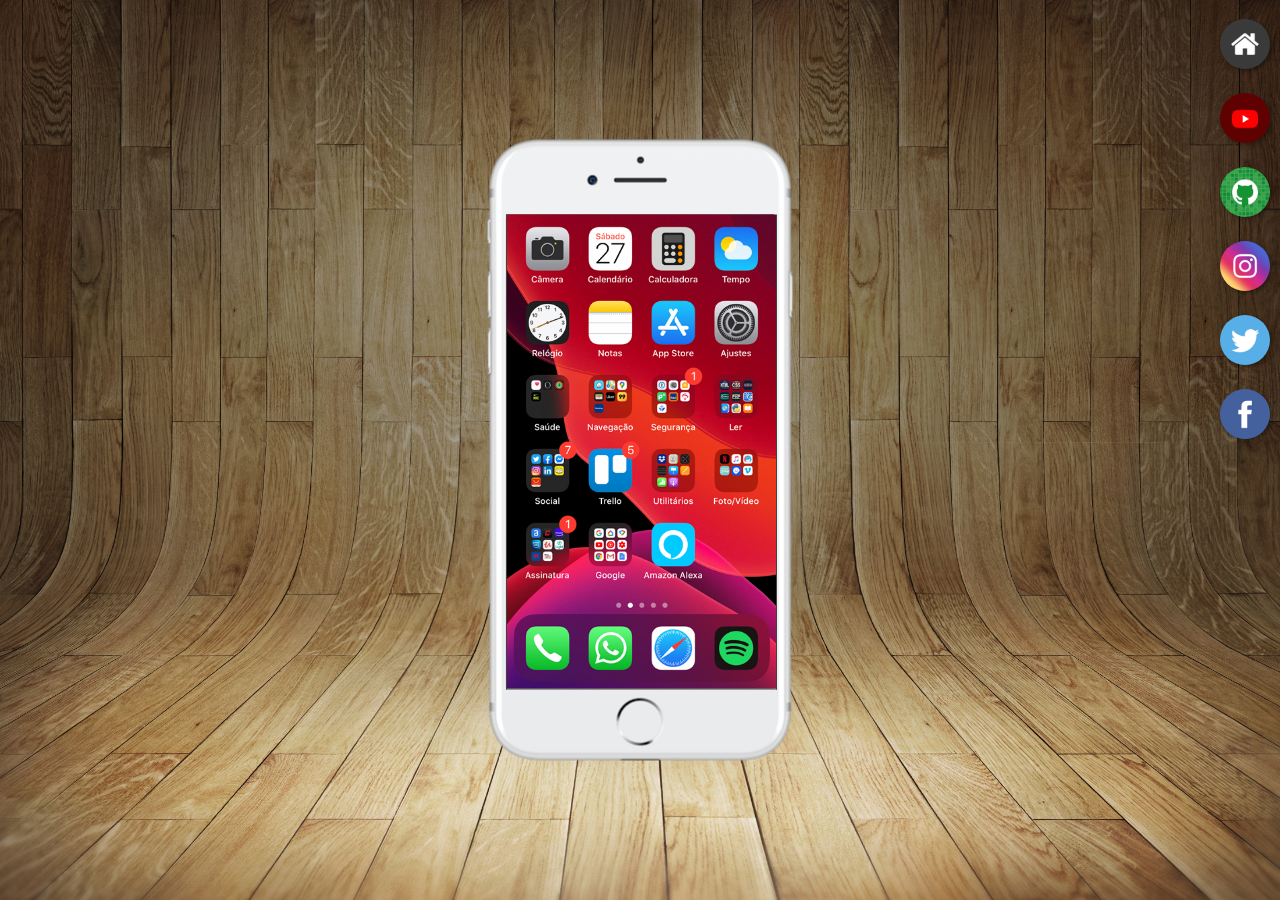
<file: index.html>
<!DOCTYPE html>
<html lang="pt-pt">
<head>
    <meta charset="UTF-8">
    <meta name="viewport" content="width=device-width, initial-scale=1.0">
    <title>Projeto Redes Sociais</title>
    <link rel="stylesheet" href="estilos/style.css">
    <link rel="shortcut icon" href="favicon.ico" type="image/x-icon">
</head>
<body>
    <main>
        <img src="imagens/frame-iphone.png" alt="frame iphone" id="imagem-iphone">
        <section id="molde-home">
            <iframe id="tela-home" name="tela">O seu navegador não é compatível com essa imagem</iframe>
        </section>
    </main>
    <section>
        <ul>
            <li><a href="#" target="tela"><img src="imagens/logo-home.jpg" alt="logo home"></a></li>
            <li><a href="youtube.html" target="tela"><img src="imagens/logo-youtube.jpg" alt="logo youtube"></a></li>
            <li><a href="github.html" target="tela"><img src="imagens/logo-github.jpg" alt="logo github"></a></li>
            <li><a href="instagram.html" target="tela"><img src="imagens/logo-instagram.jpg" alt="logo instagram"></a></li>
            <li><a href="twitter.html" target="tela"><img src="imagens/logo-twitter.jpg" alt="logo twitter"></a></li>
            <li><a href="facebook.html" target="tela"><img src="imagens/logo-facebook.jpg" alt="logo facebook"></a></li>
        </ul>
    </section>
</body>
</html>
</file>
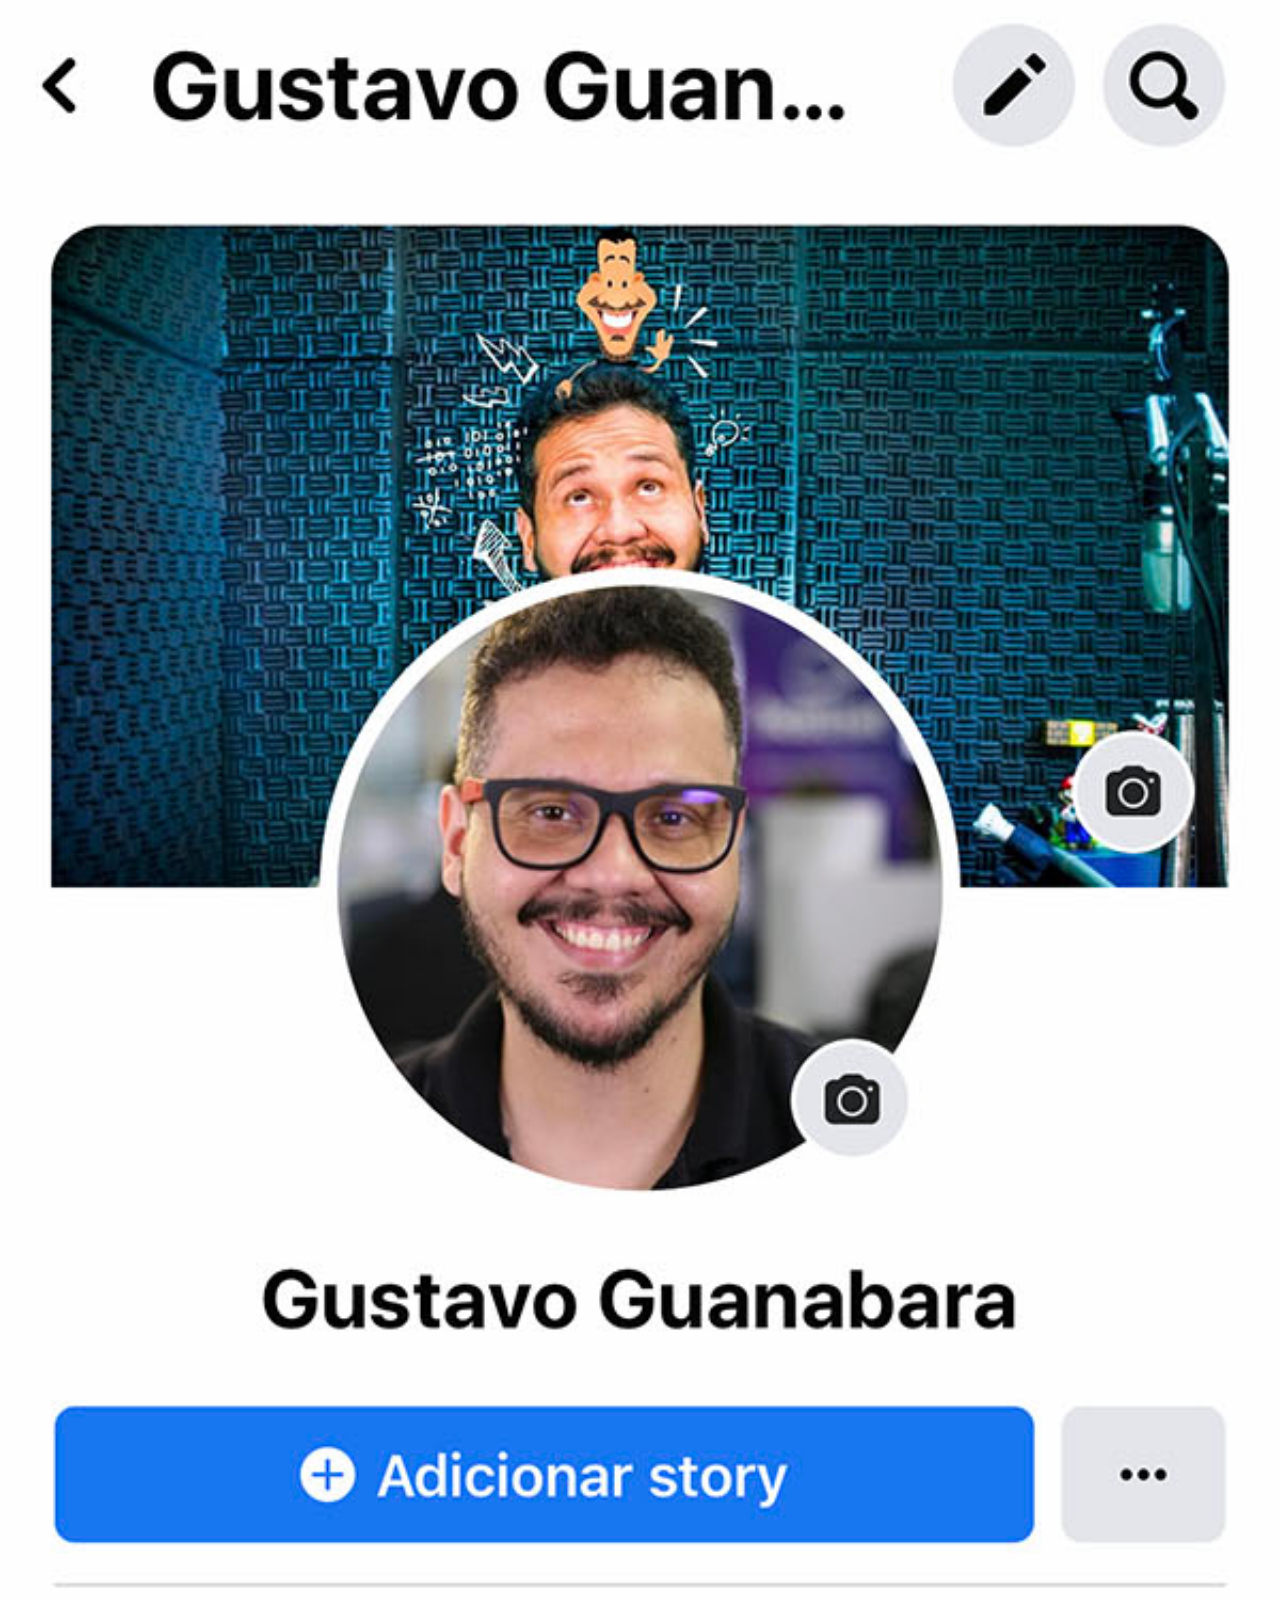
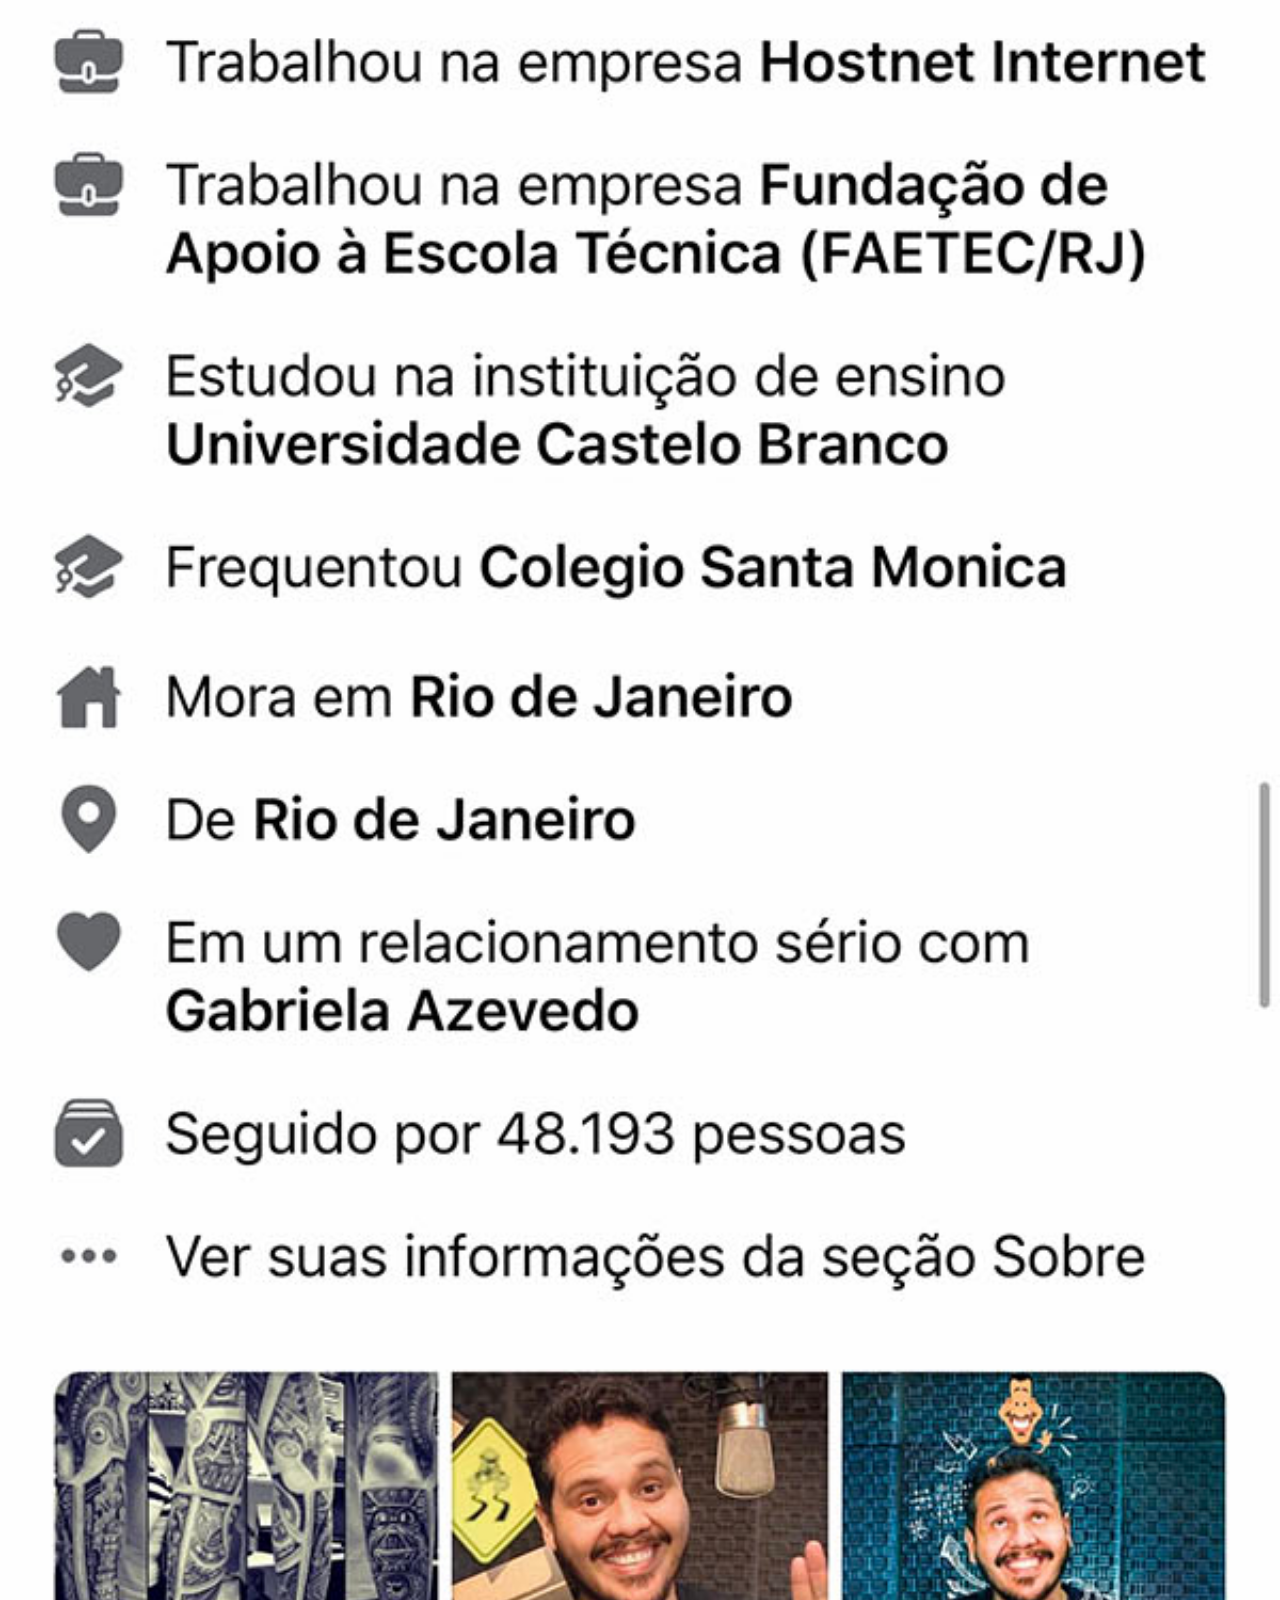
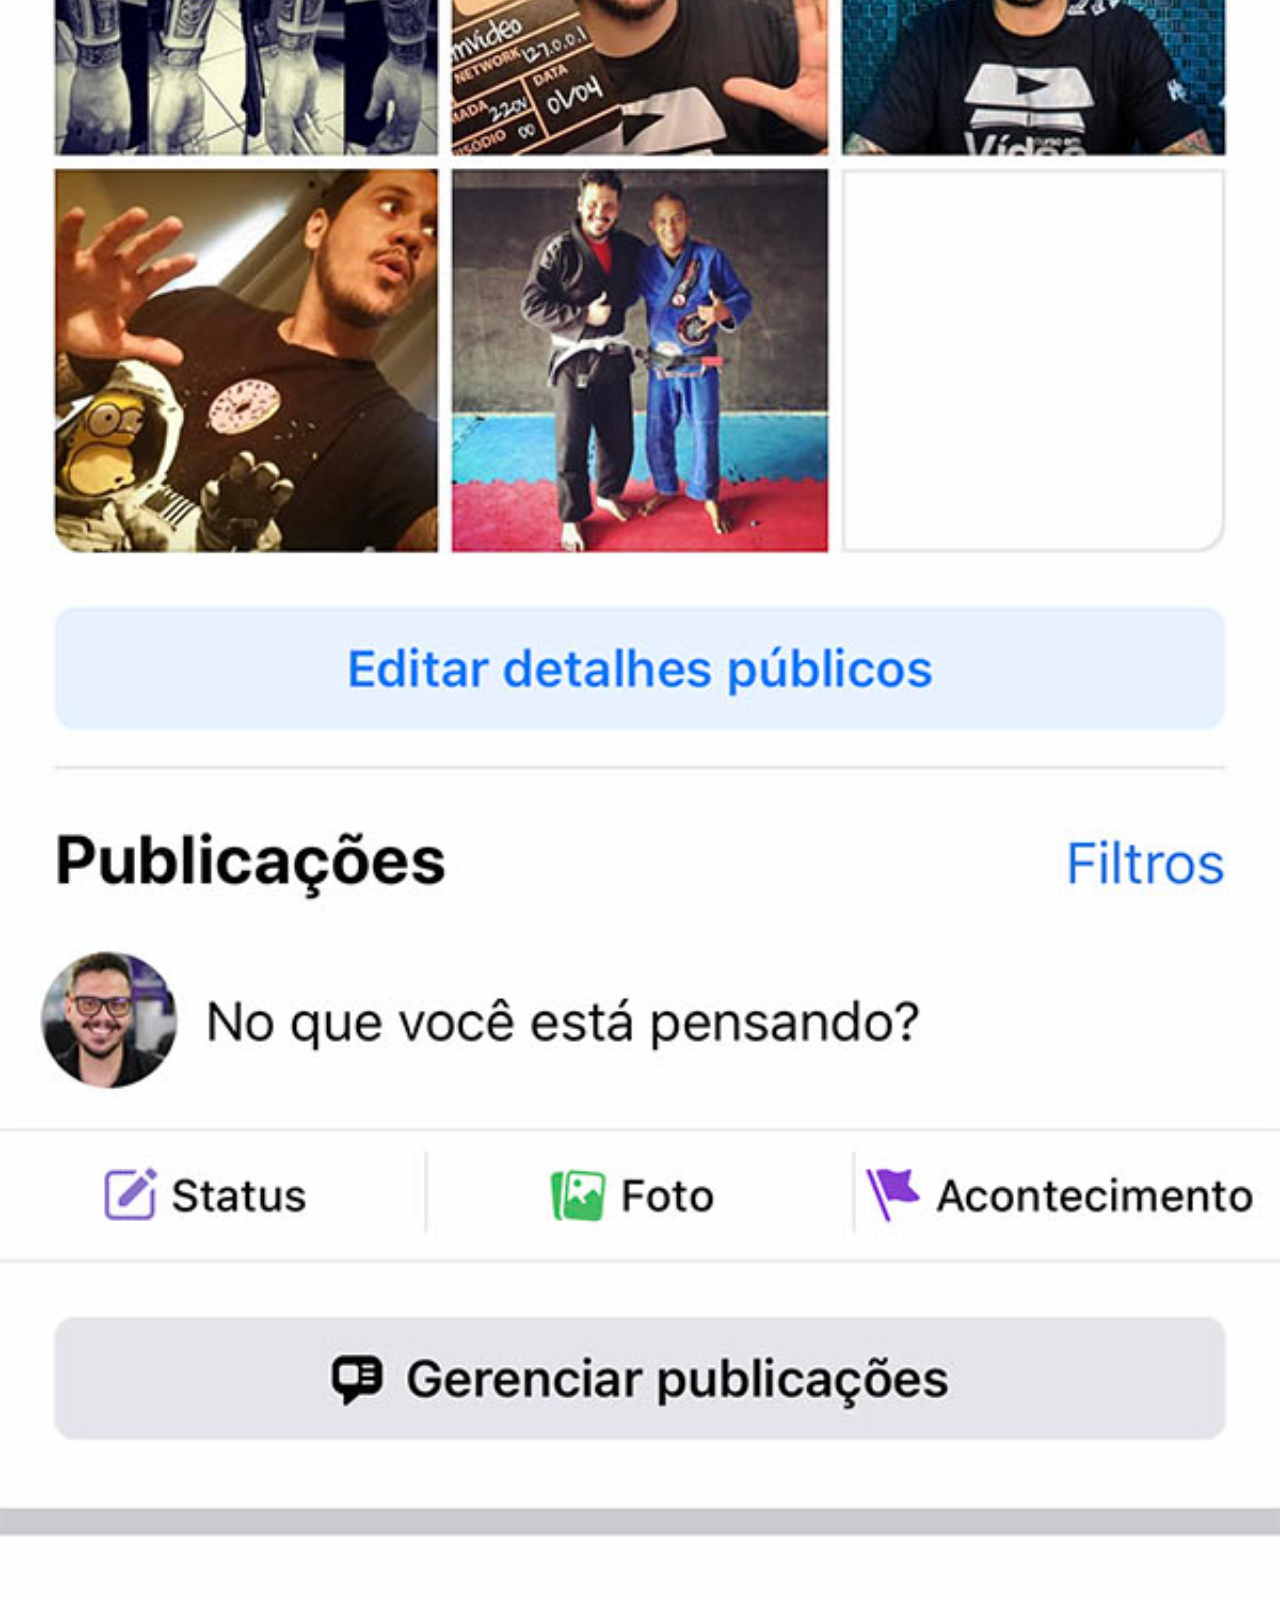
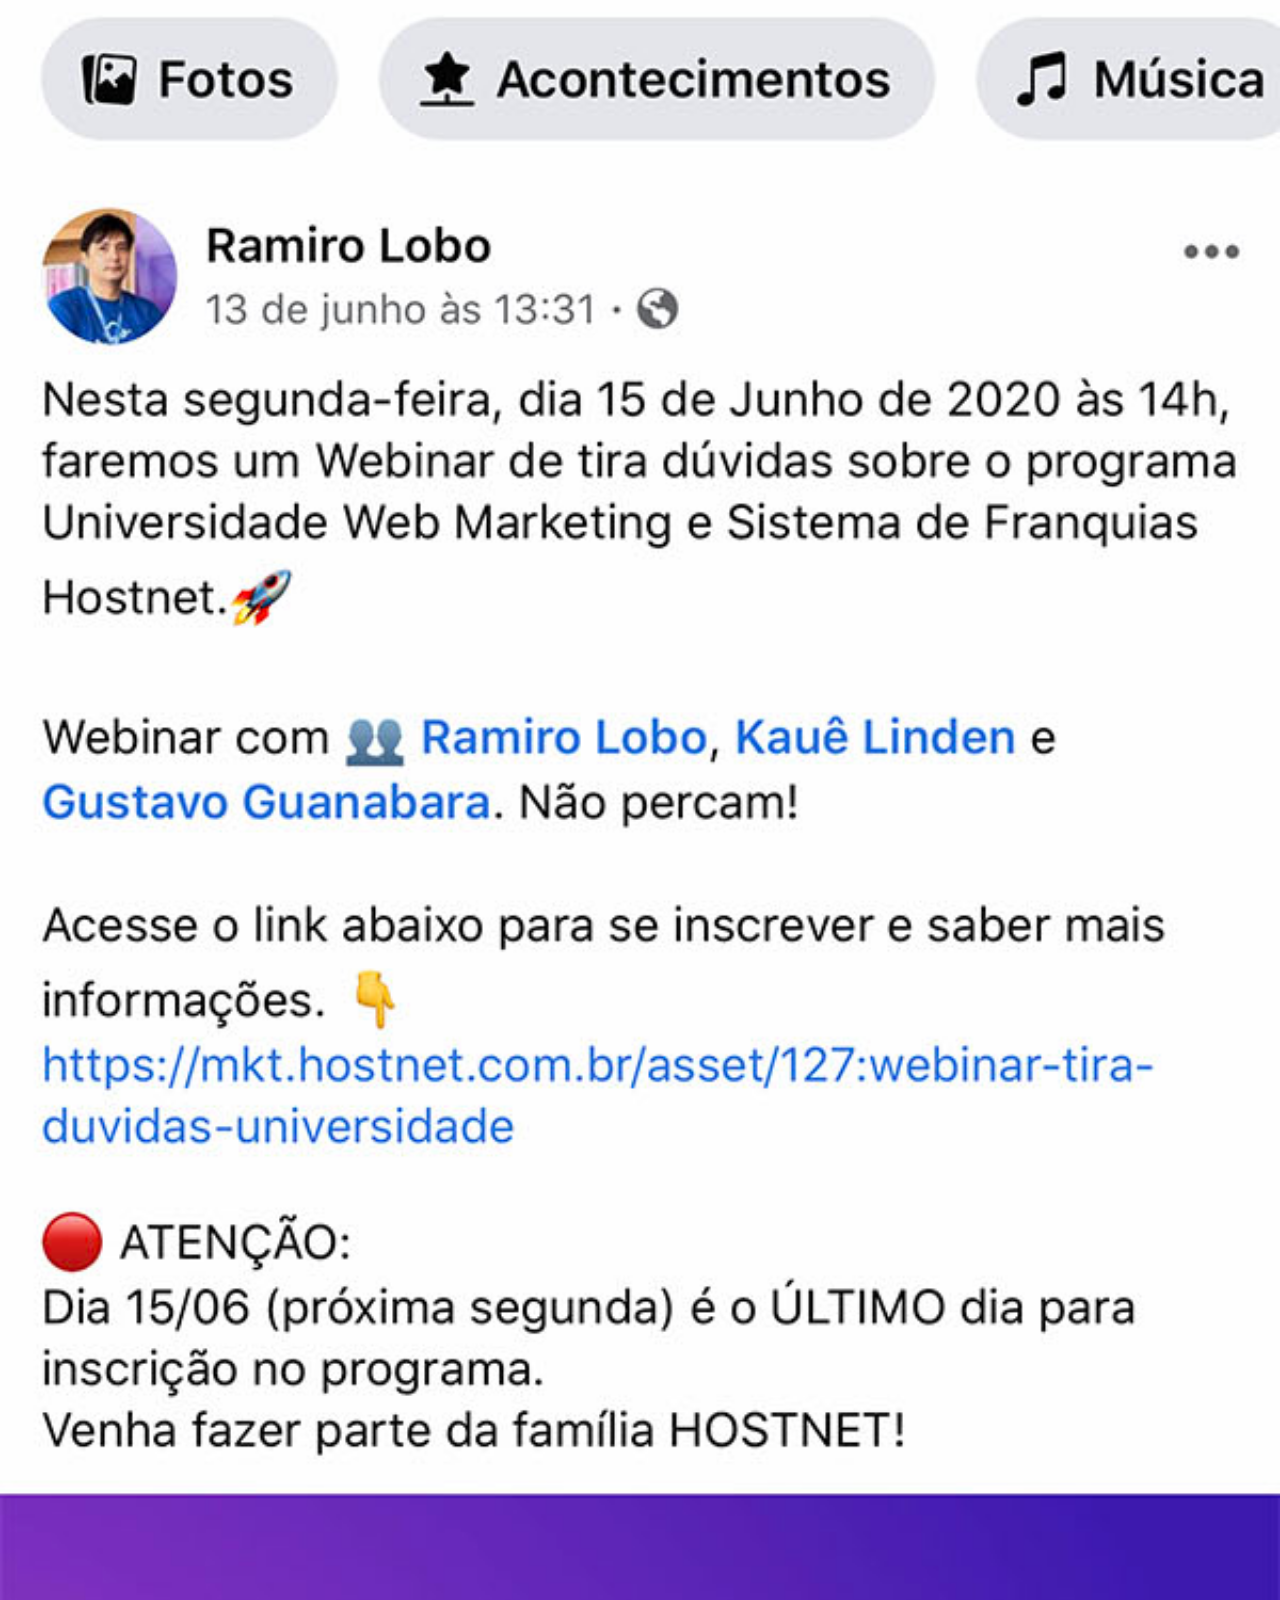
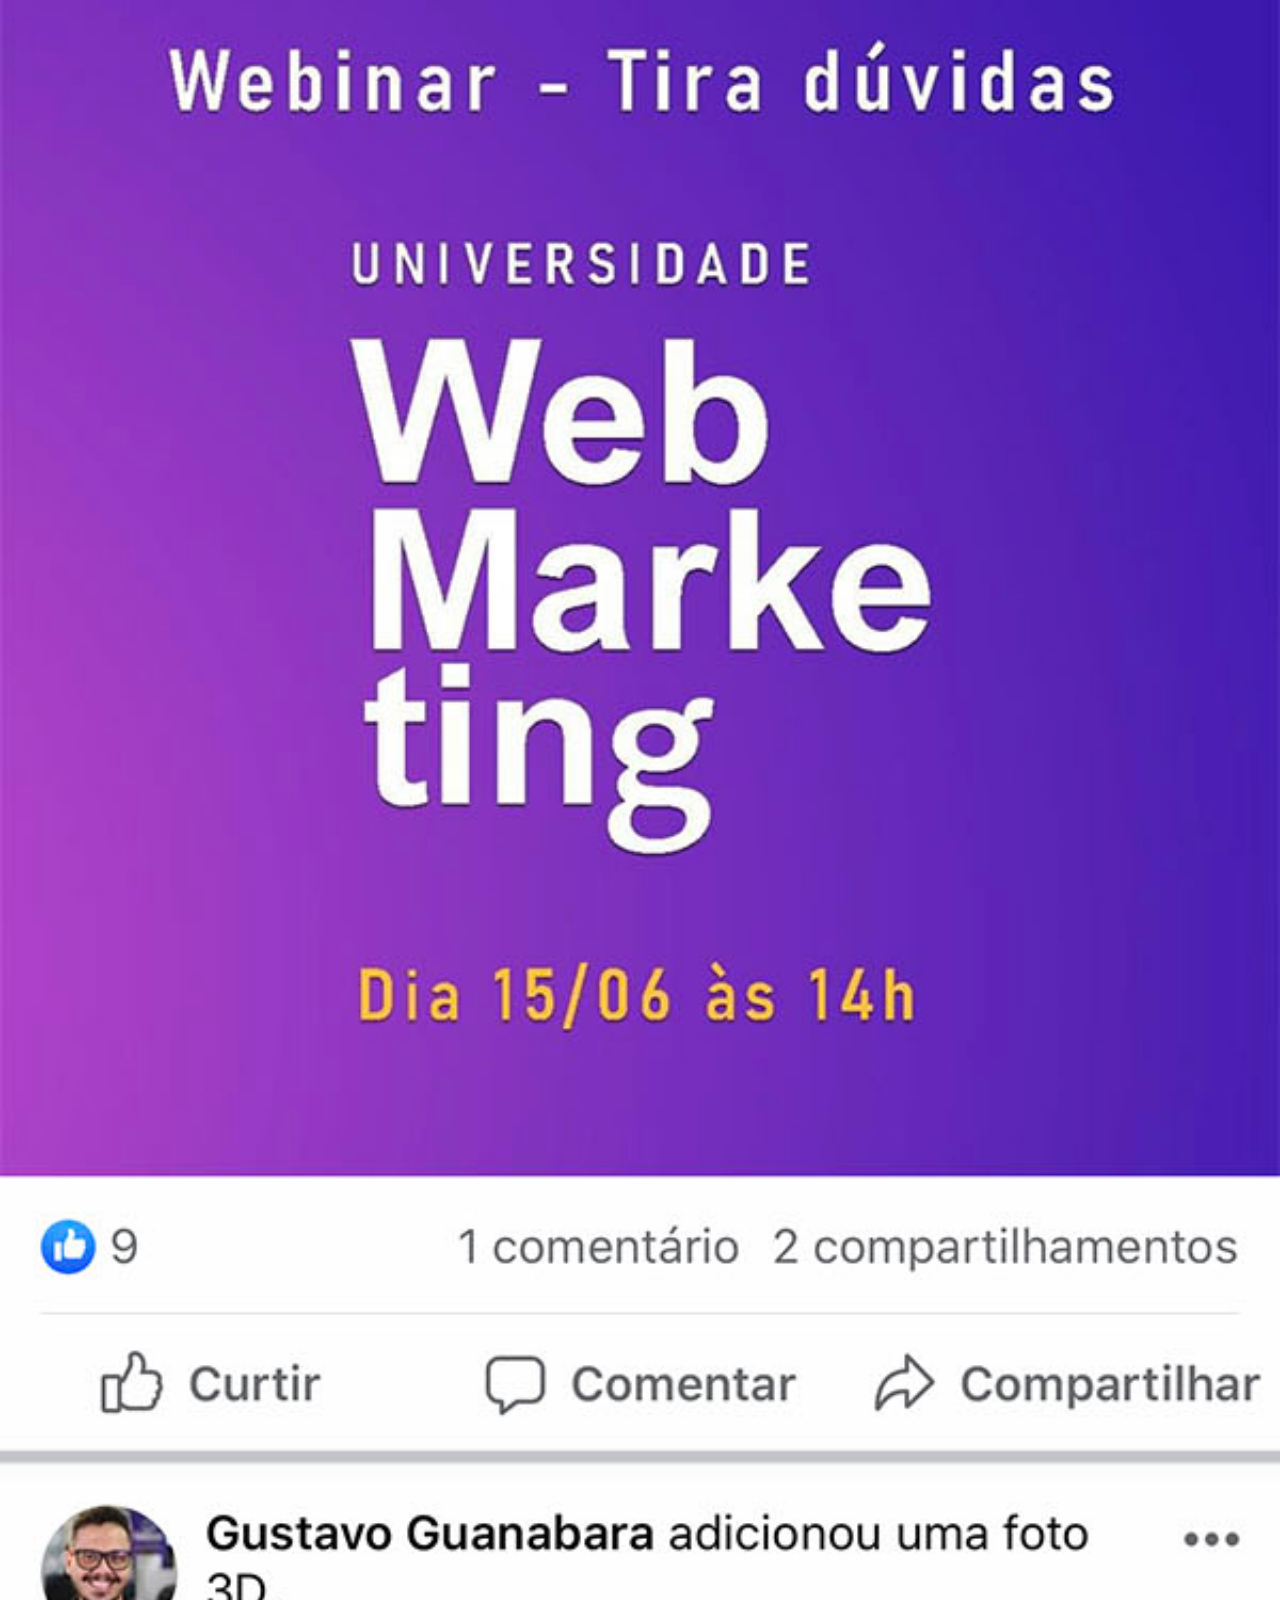
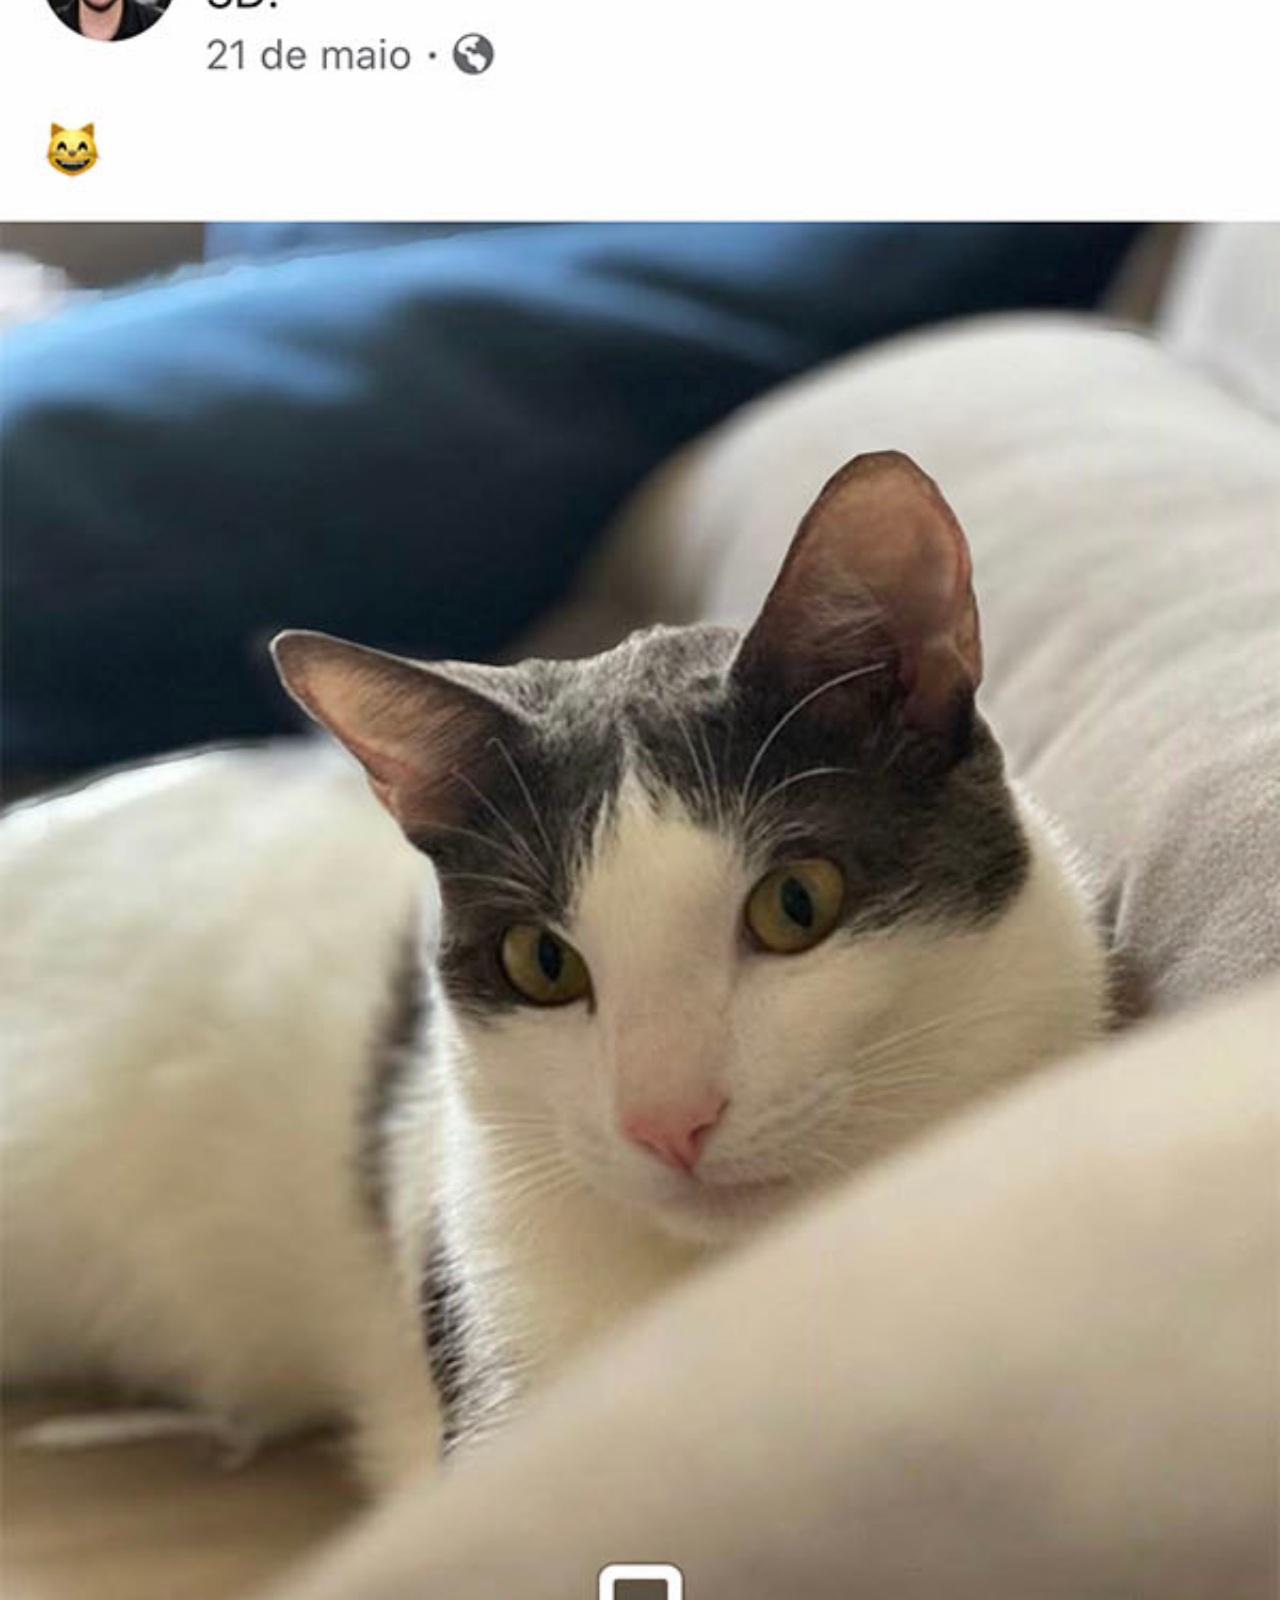
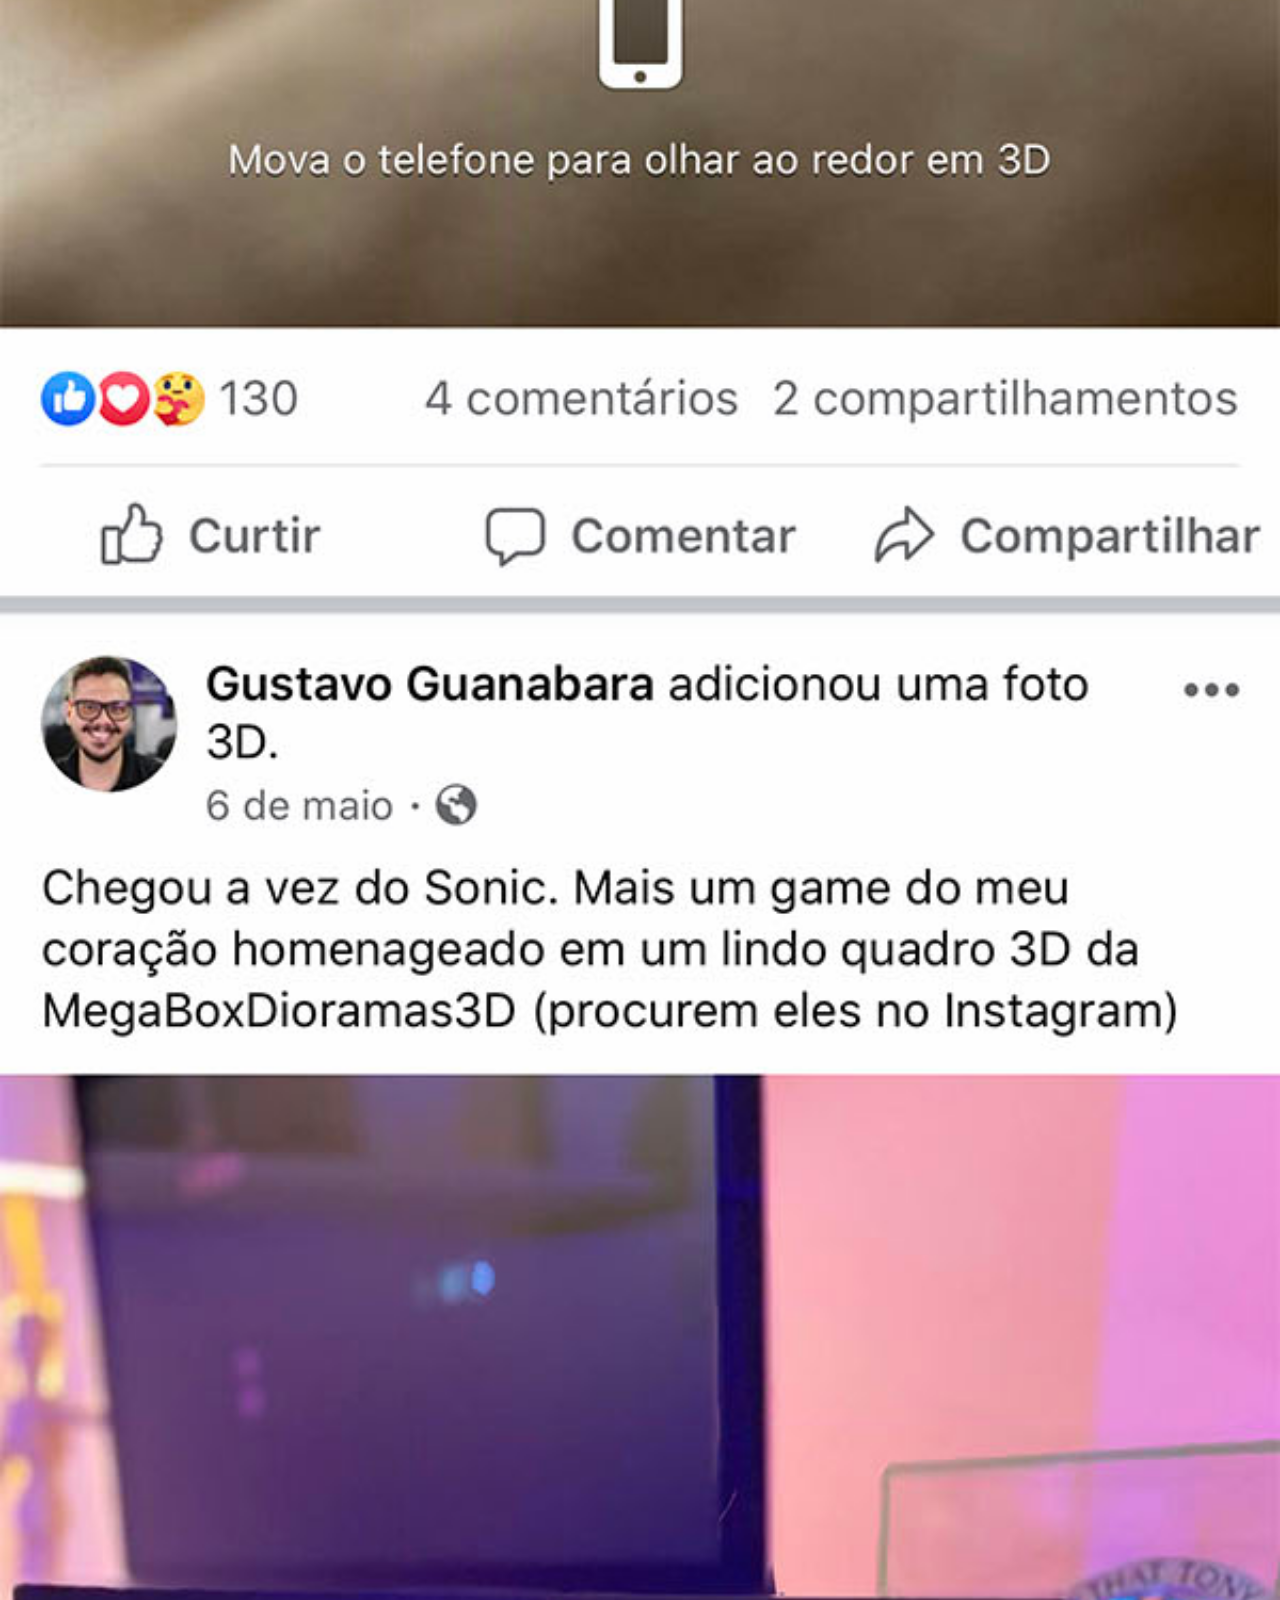
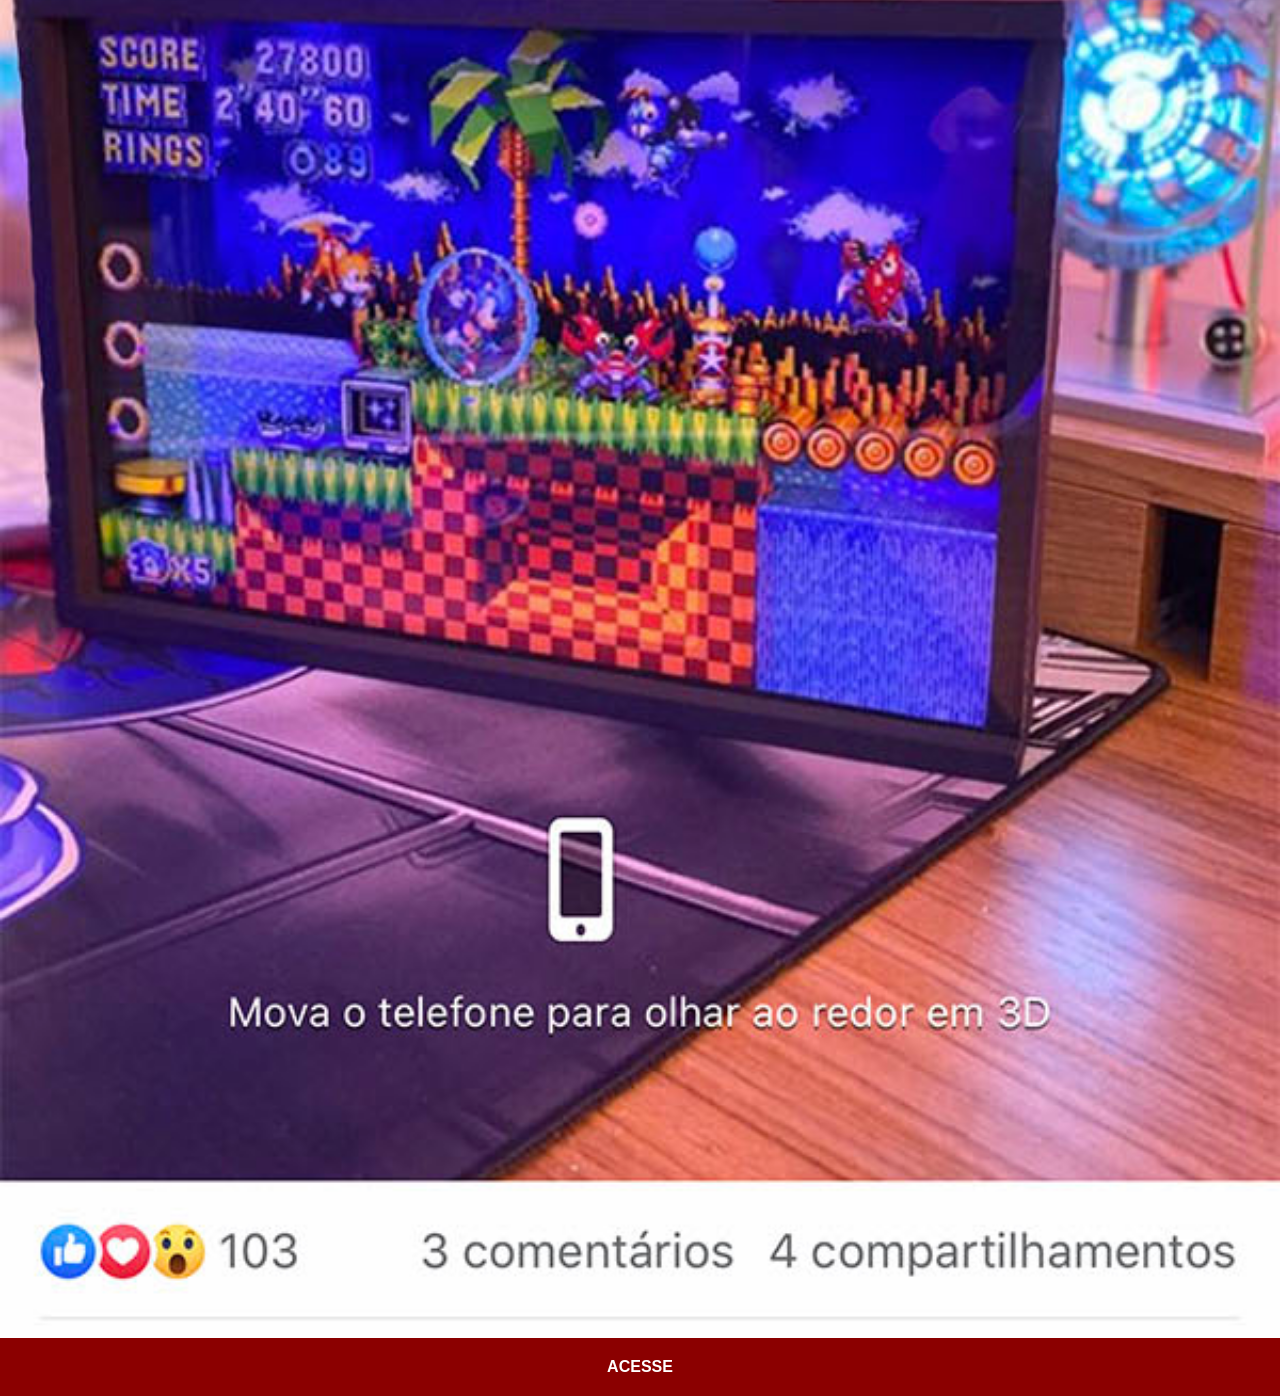
<file: facebook.html>
<!DOCTYPE html>
<html lang="pt-pt">
<head>
    <meta charset="UTF-8">
    <meta name="viewport" content="width=device-width, initial-scale=1.0">
    <title>Facebook</title>
    <link rel="stylesheet" href="estilos/social.css">
</head>
<body>
    <img src="imagens/tela-facebook.jpg" alt=""tela facebook>
    <a href="https://www.facebook.com/gustavoguanabara/about/" target="_blank">ACESSE</a>
</body>
</html>
</file>
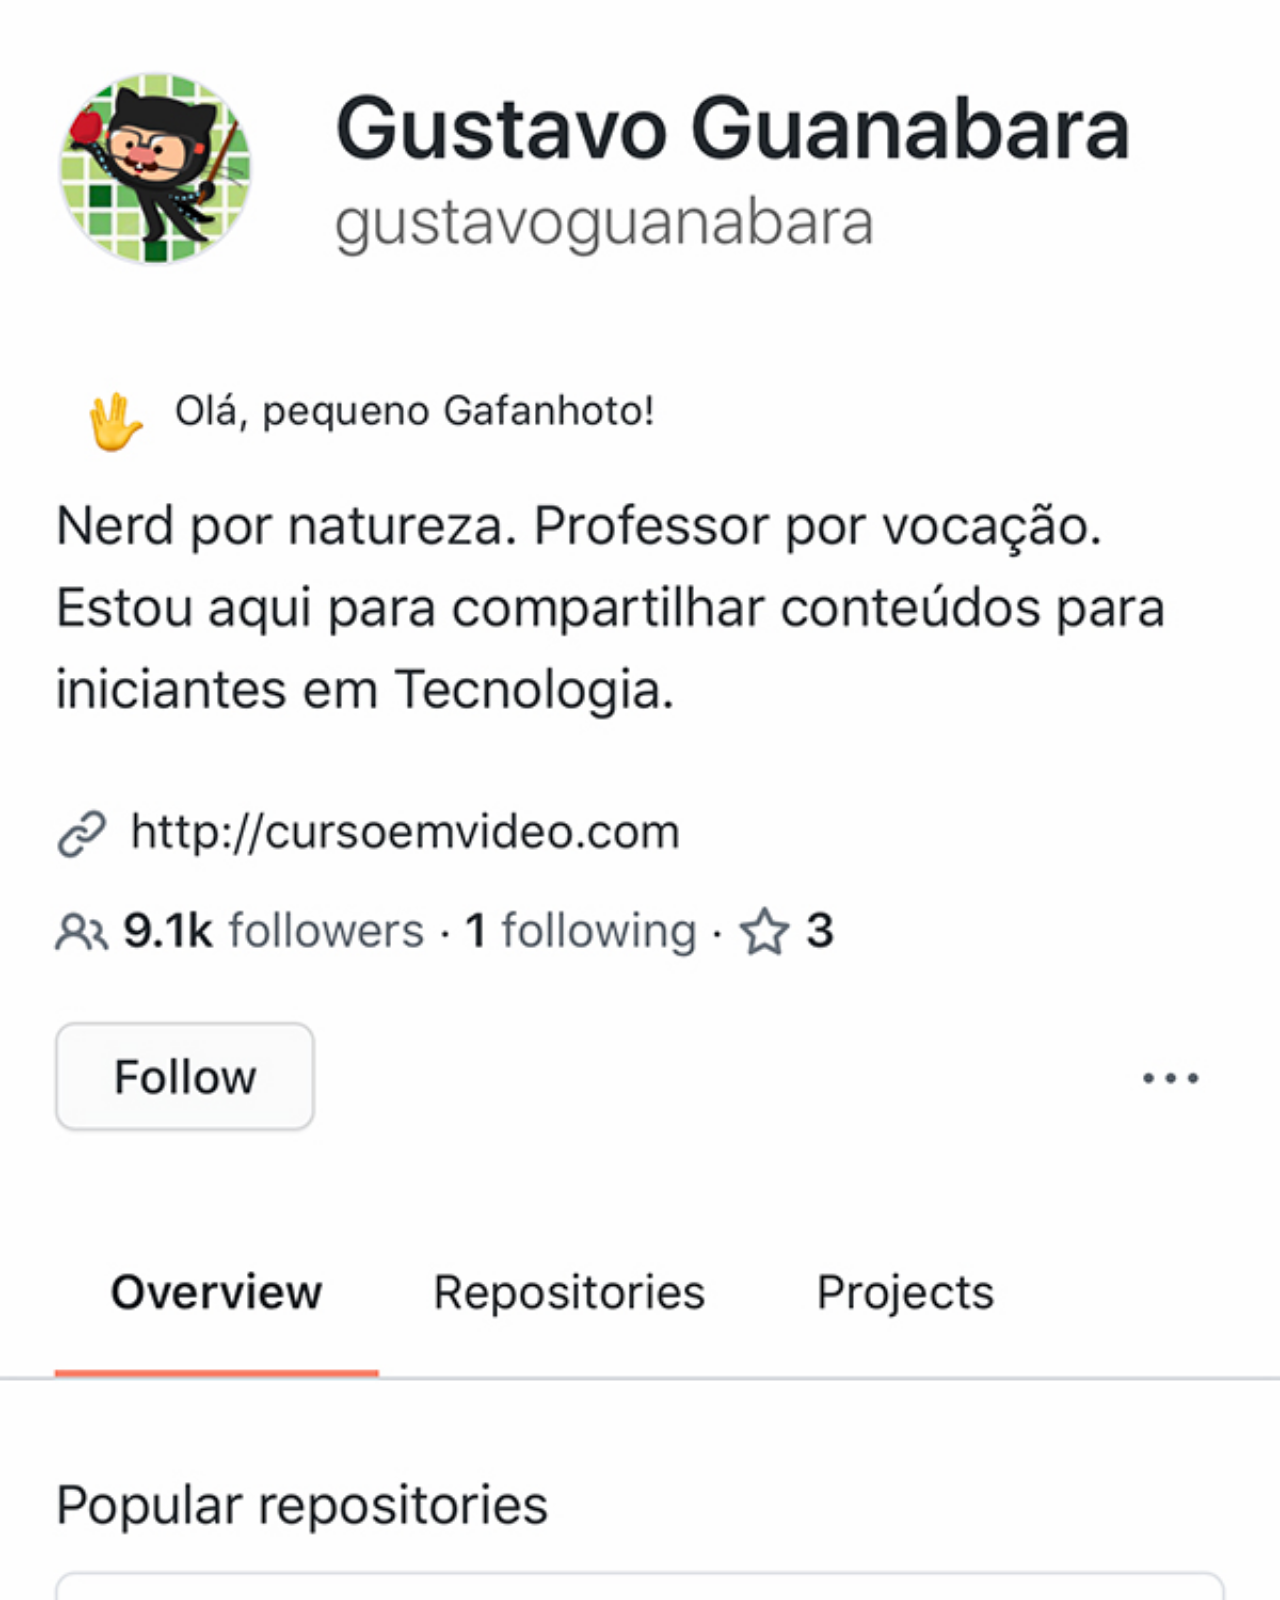
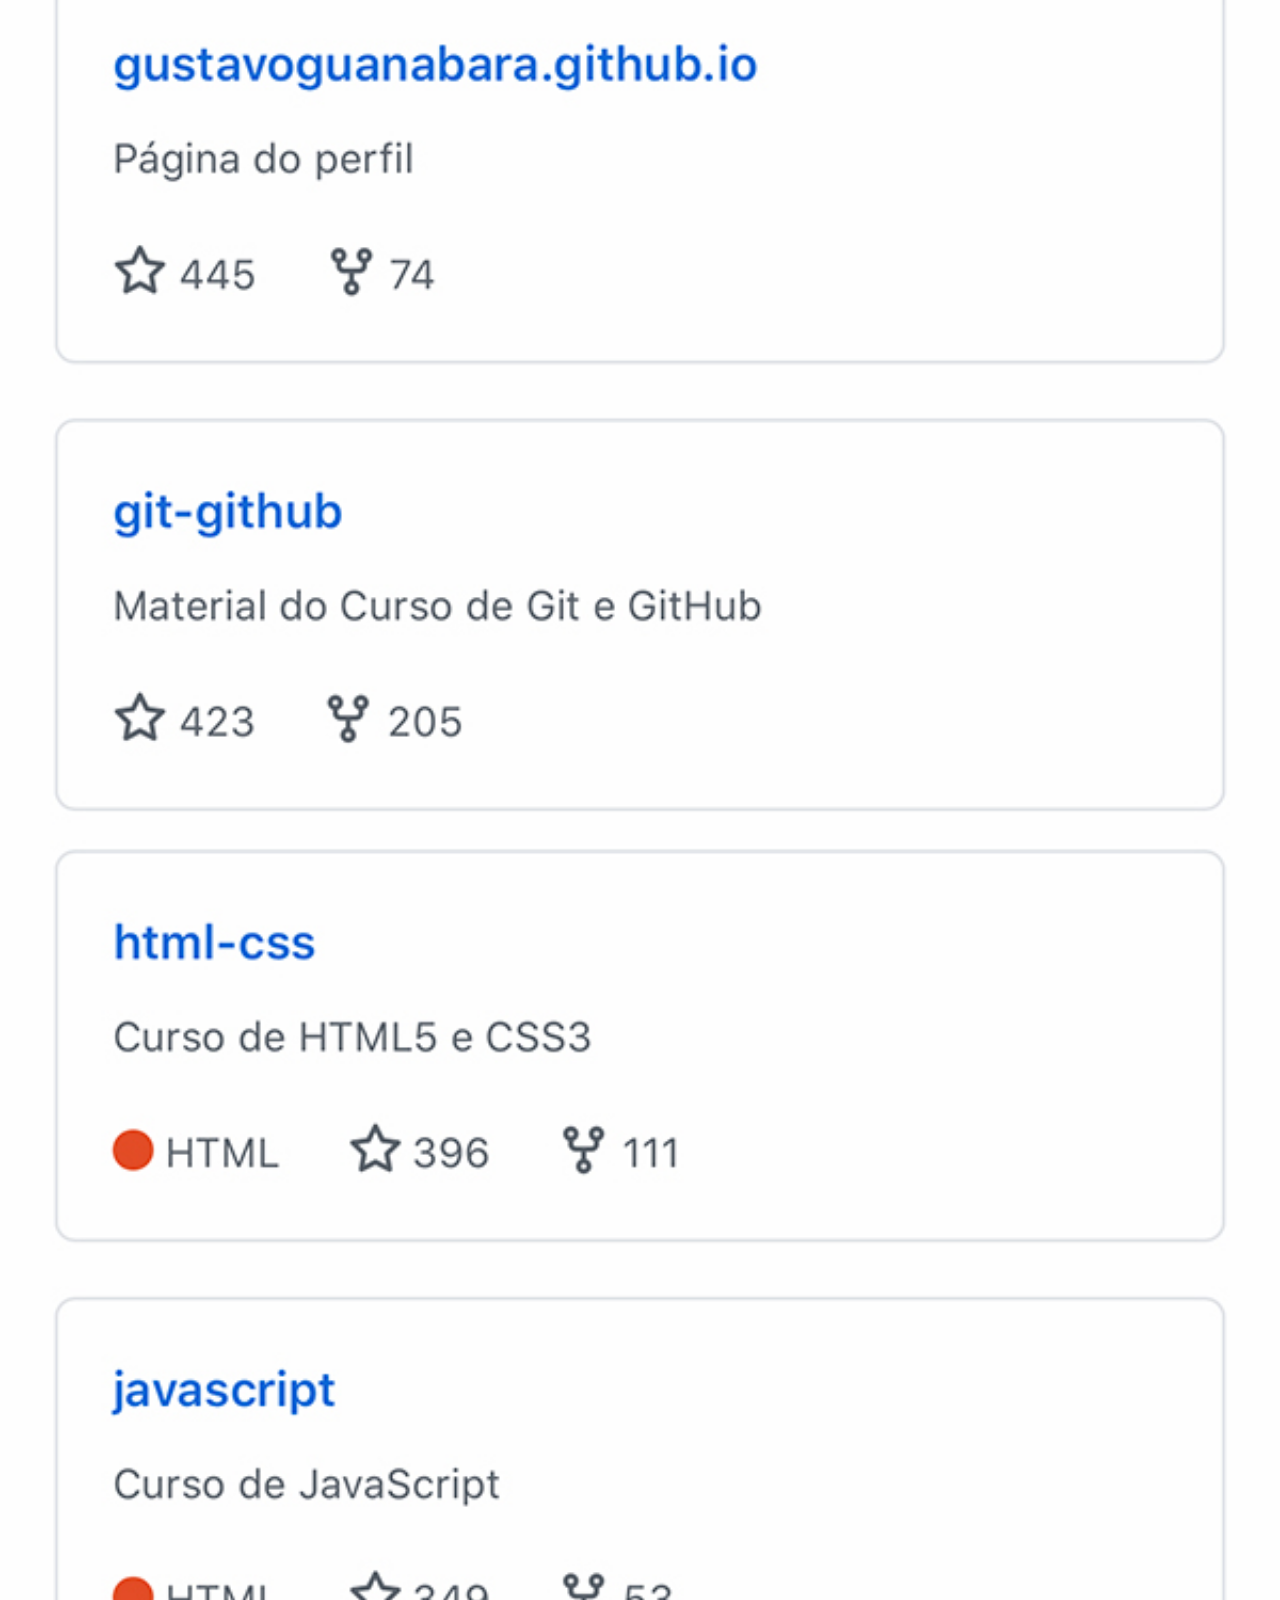
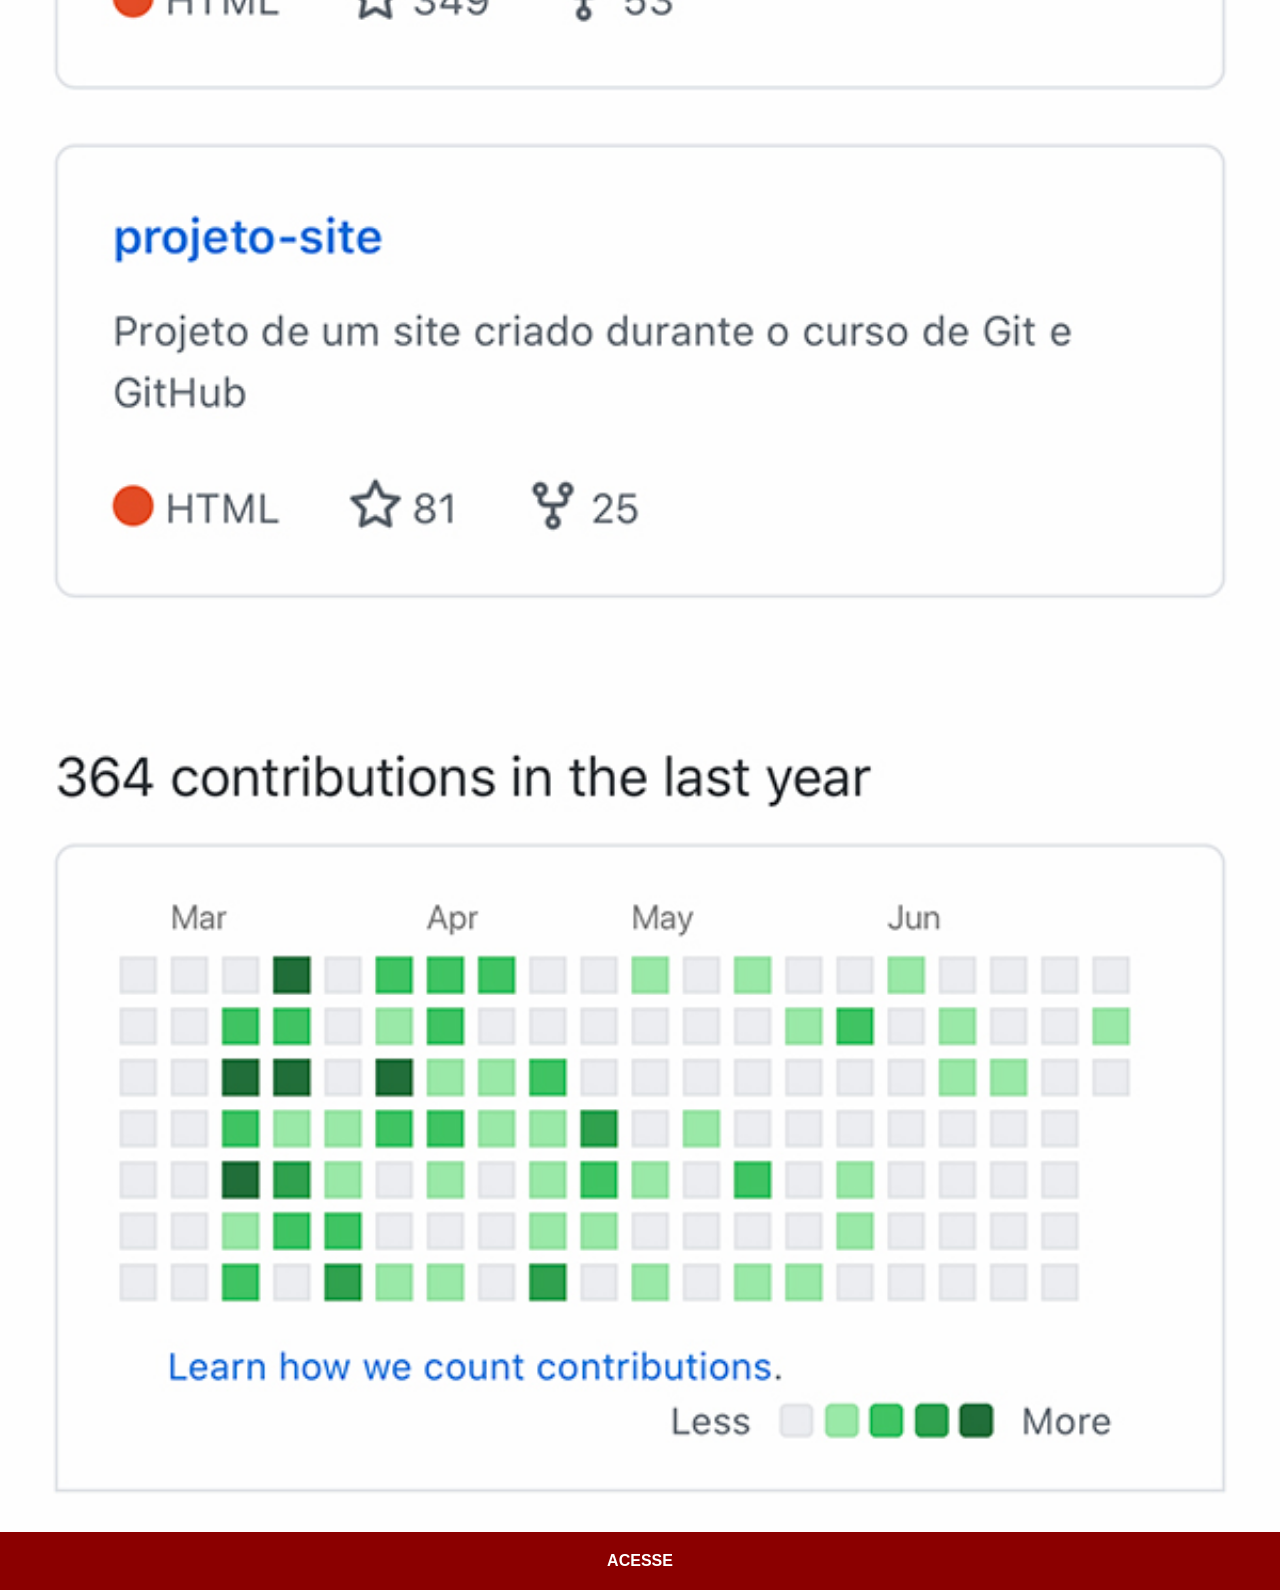
<file: github.html>
<!DOCTYPE html>
<html lang="pt-pt">
<head>
    <meta charset="UTF-8">
    <meta name="viewport" content="width=device-width, initial-scale=1.0">
    <title>GitHub</title>
    <link rel="stylesheet" href="estilos/social.css">
</head>
<body>
    <img src="imagens/tela-github.jpg" alt="tela github">
    <a href="https://gustavoguanabara.github.io/" target="_blank">ACESSE</a>
</body>
</html>
</file>
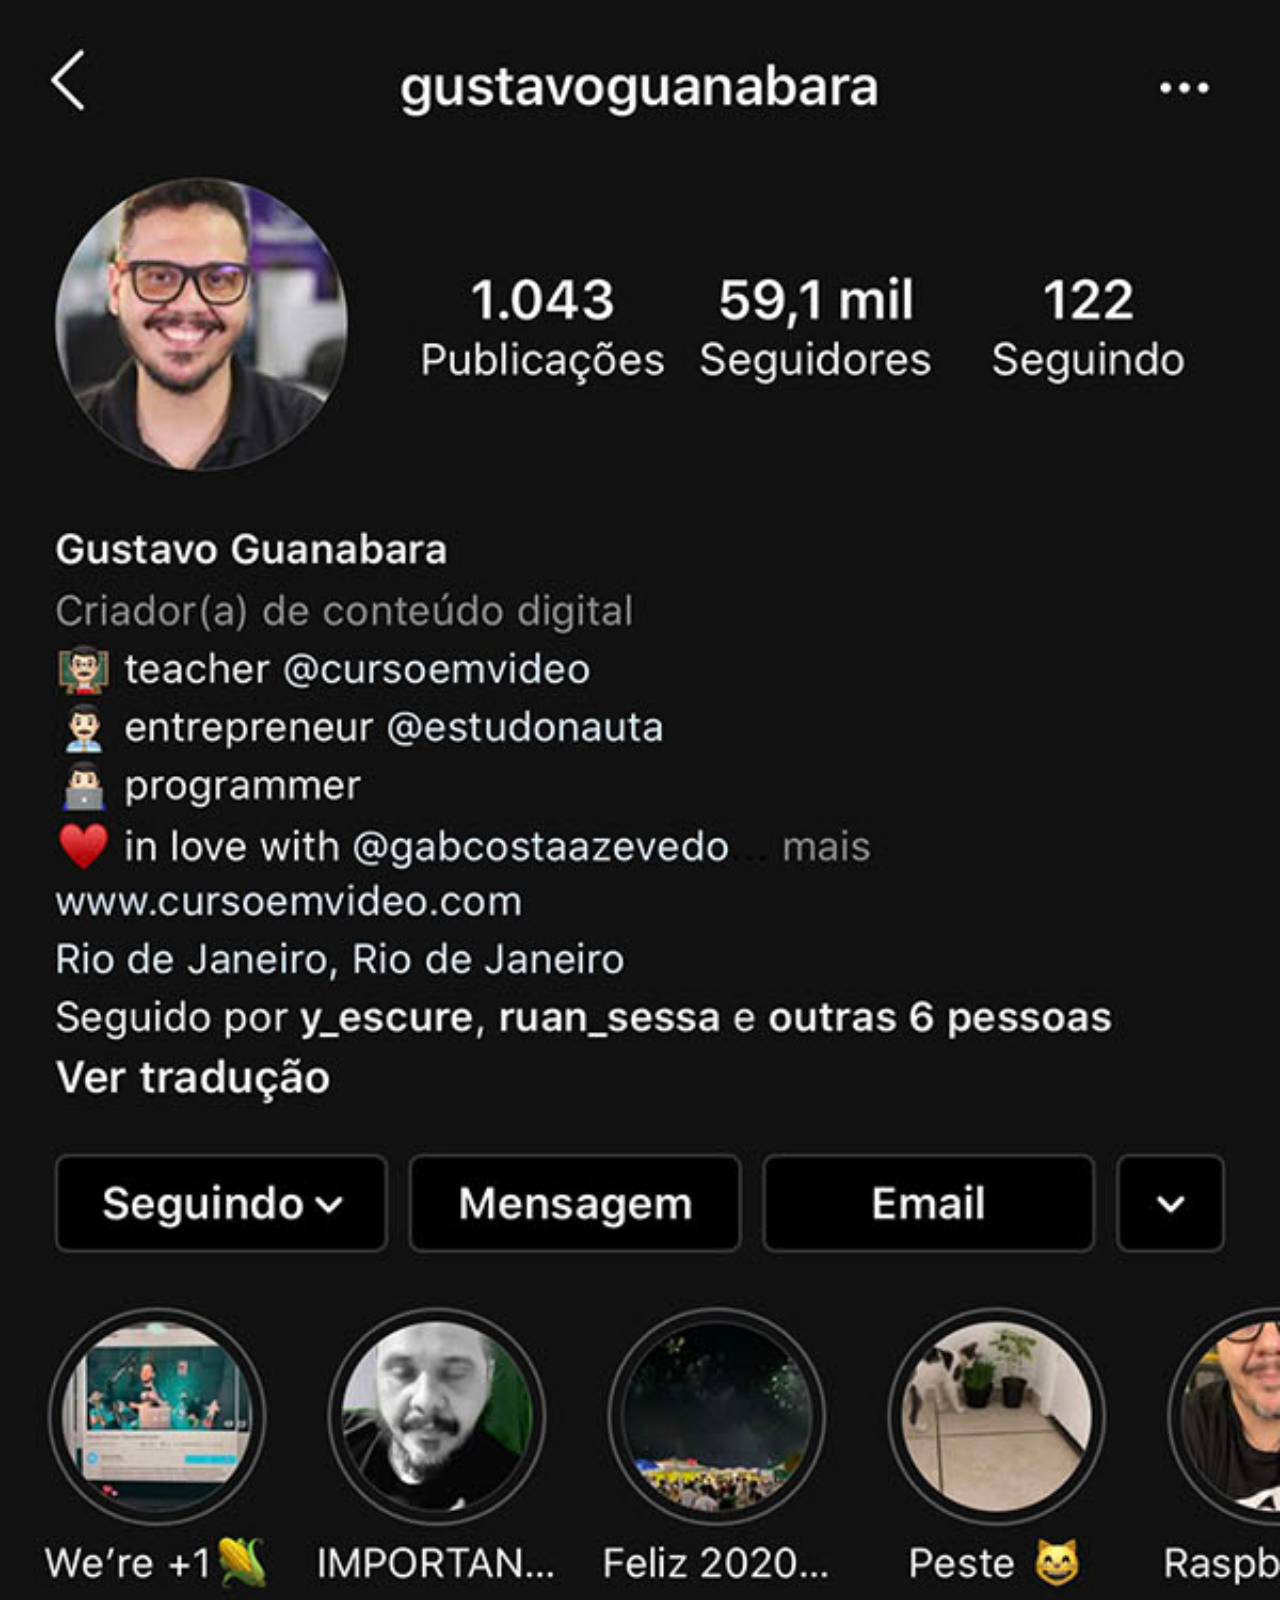
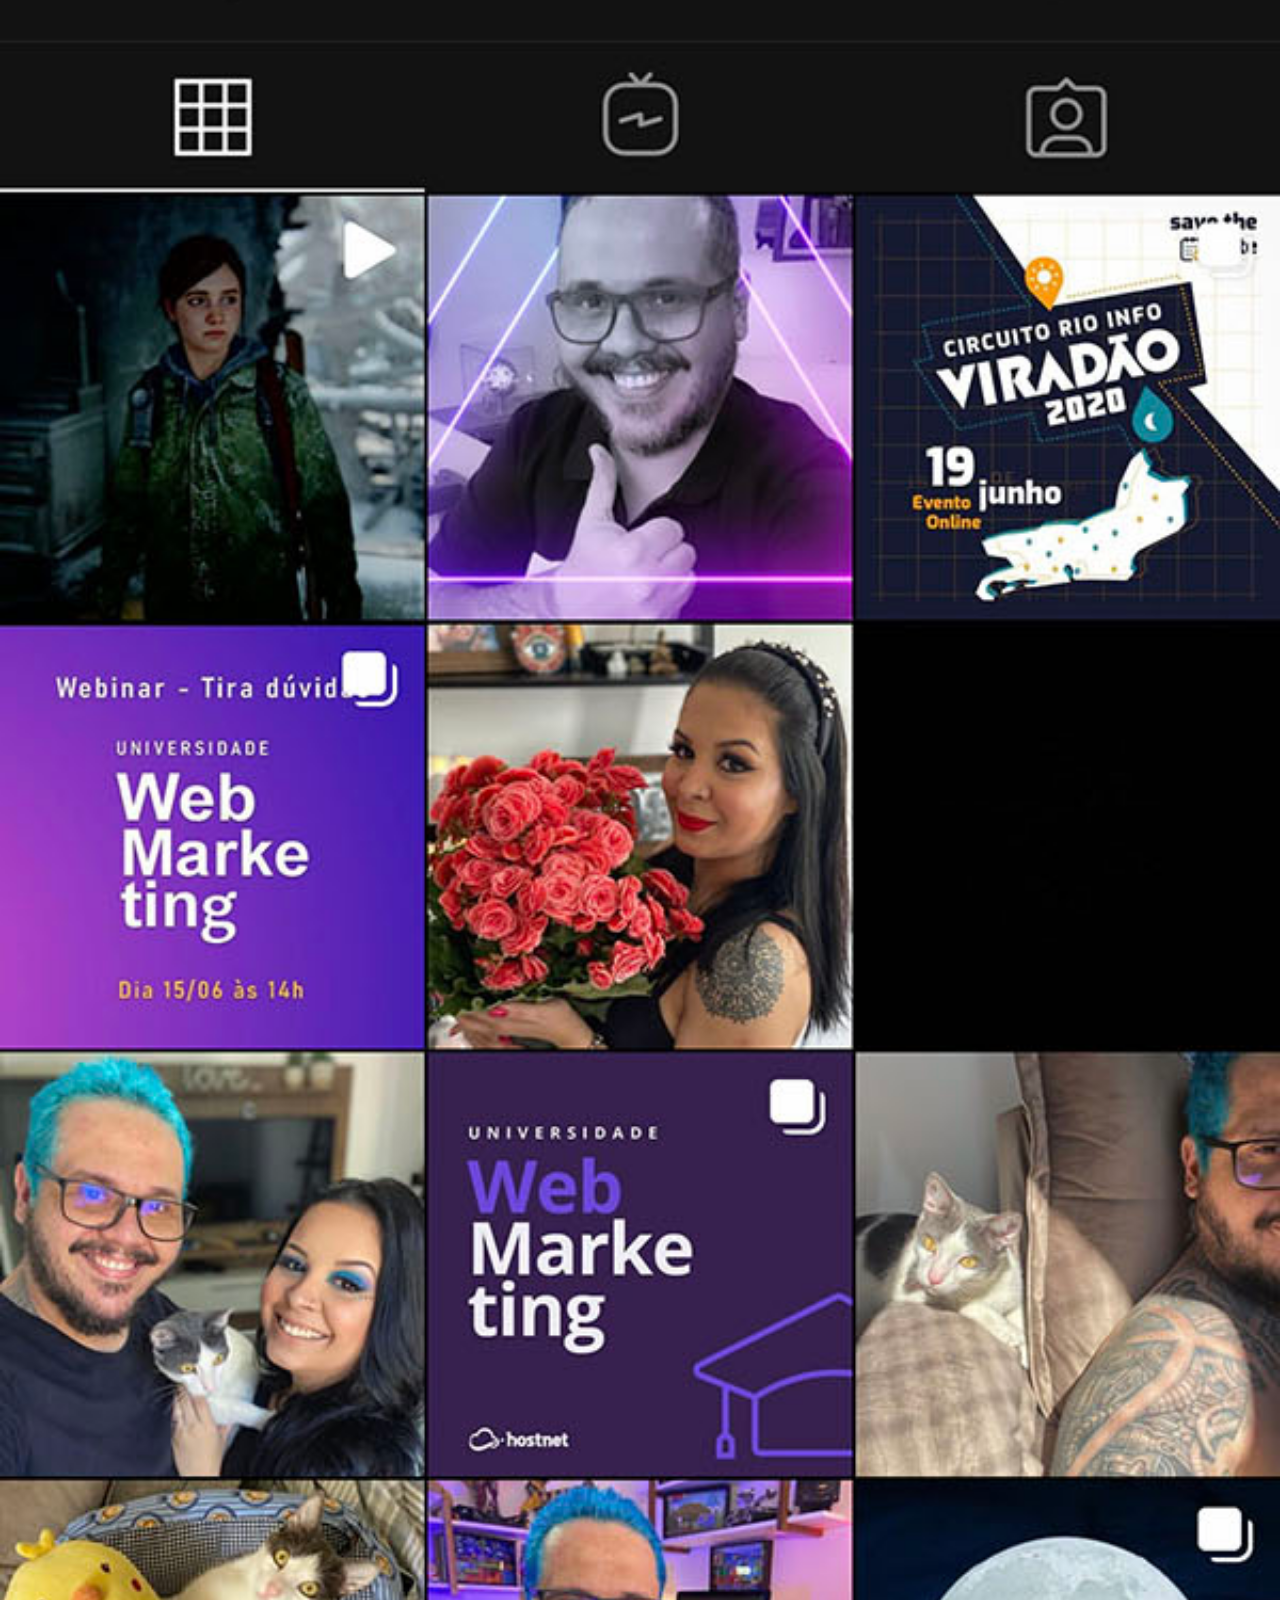
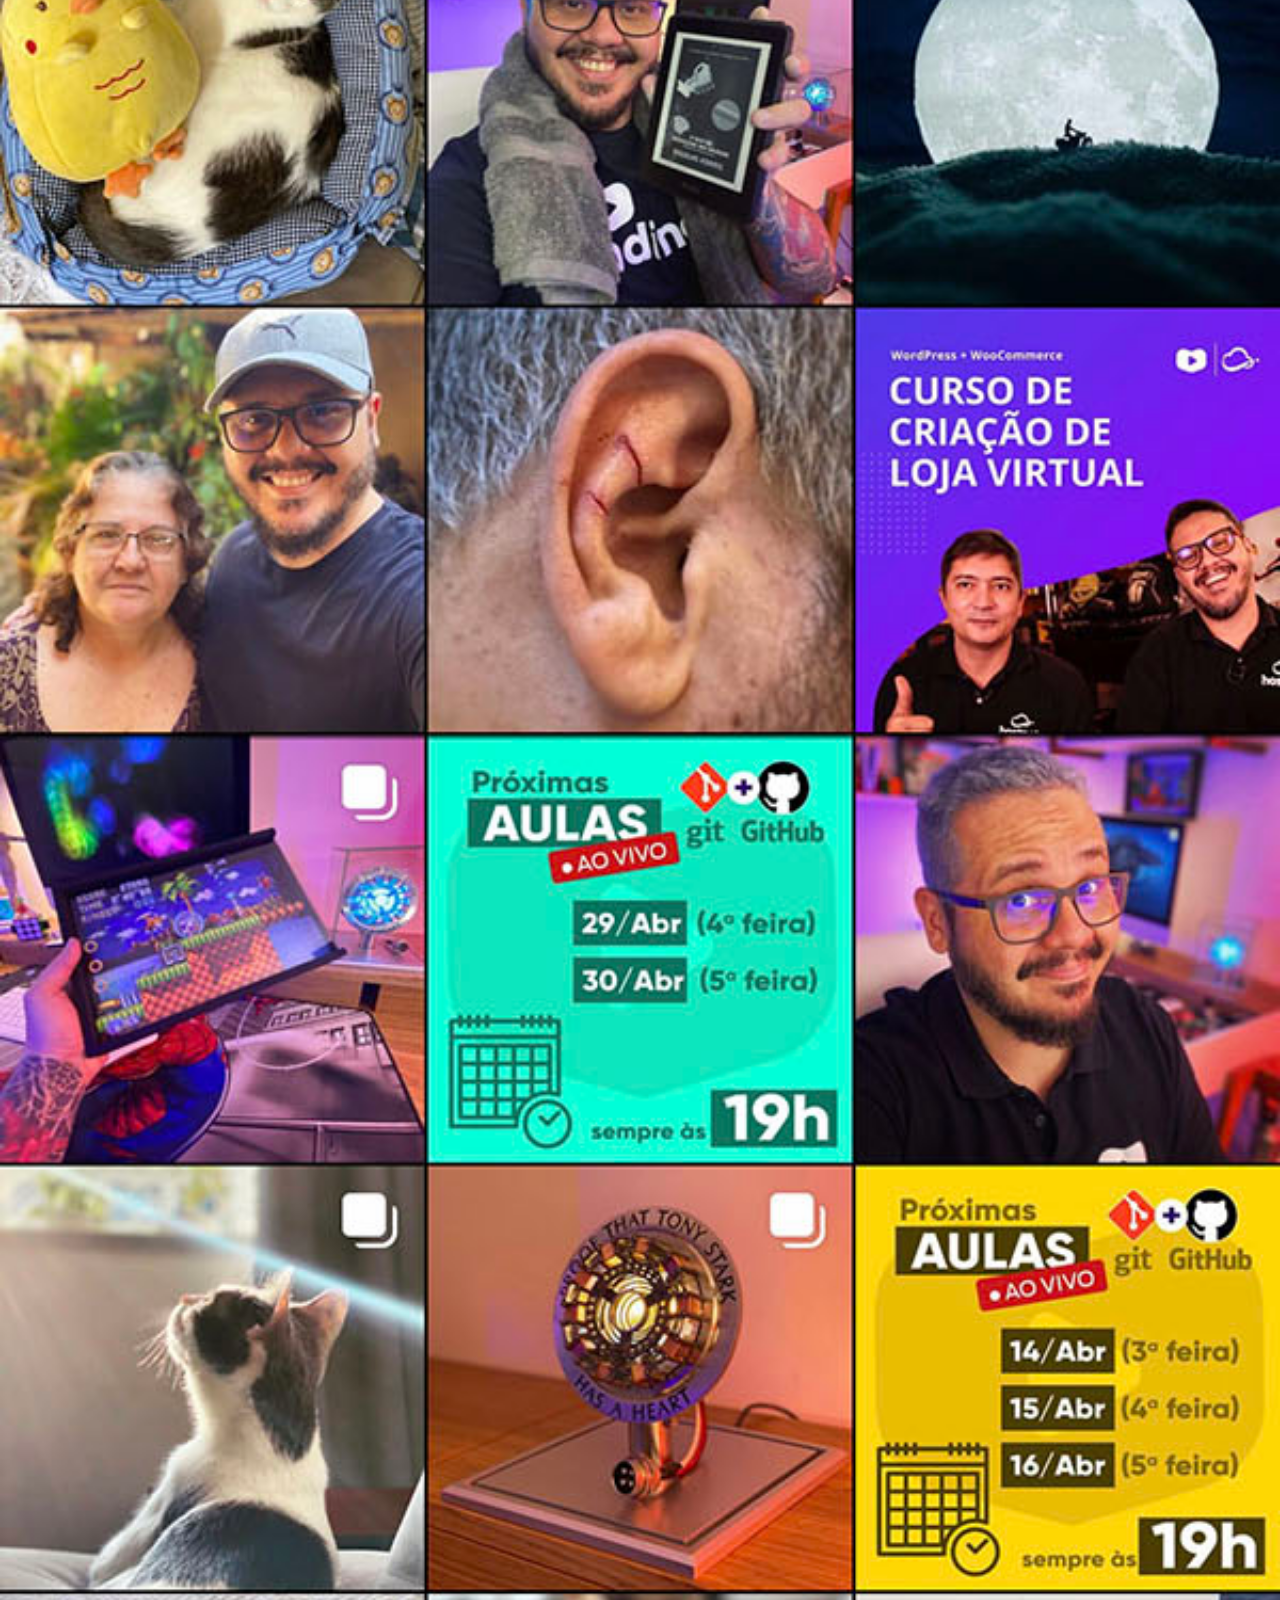
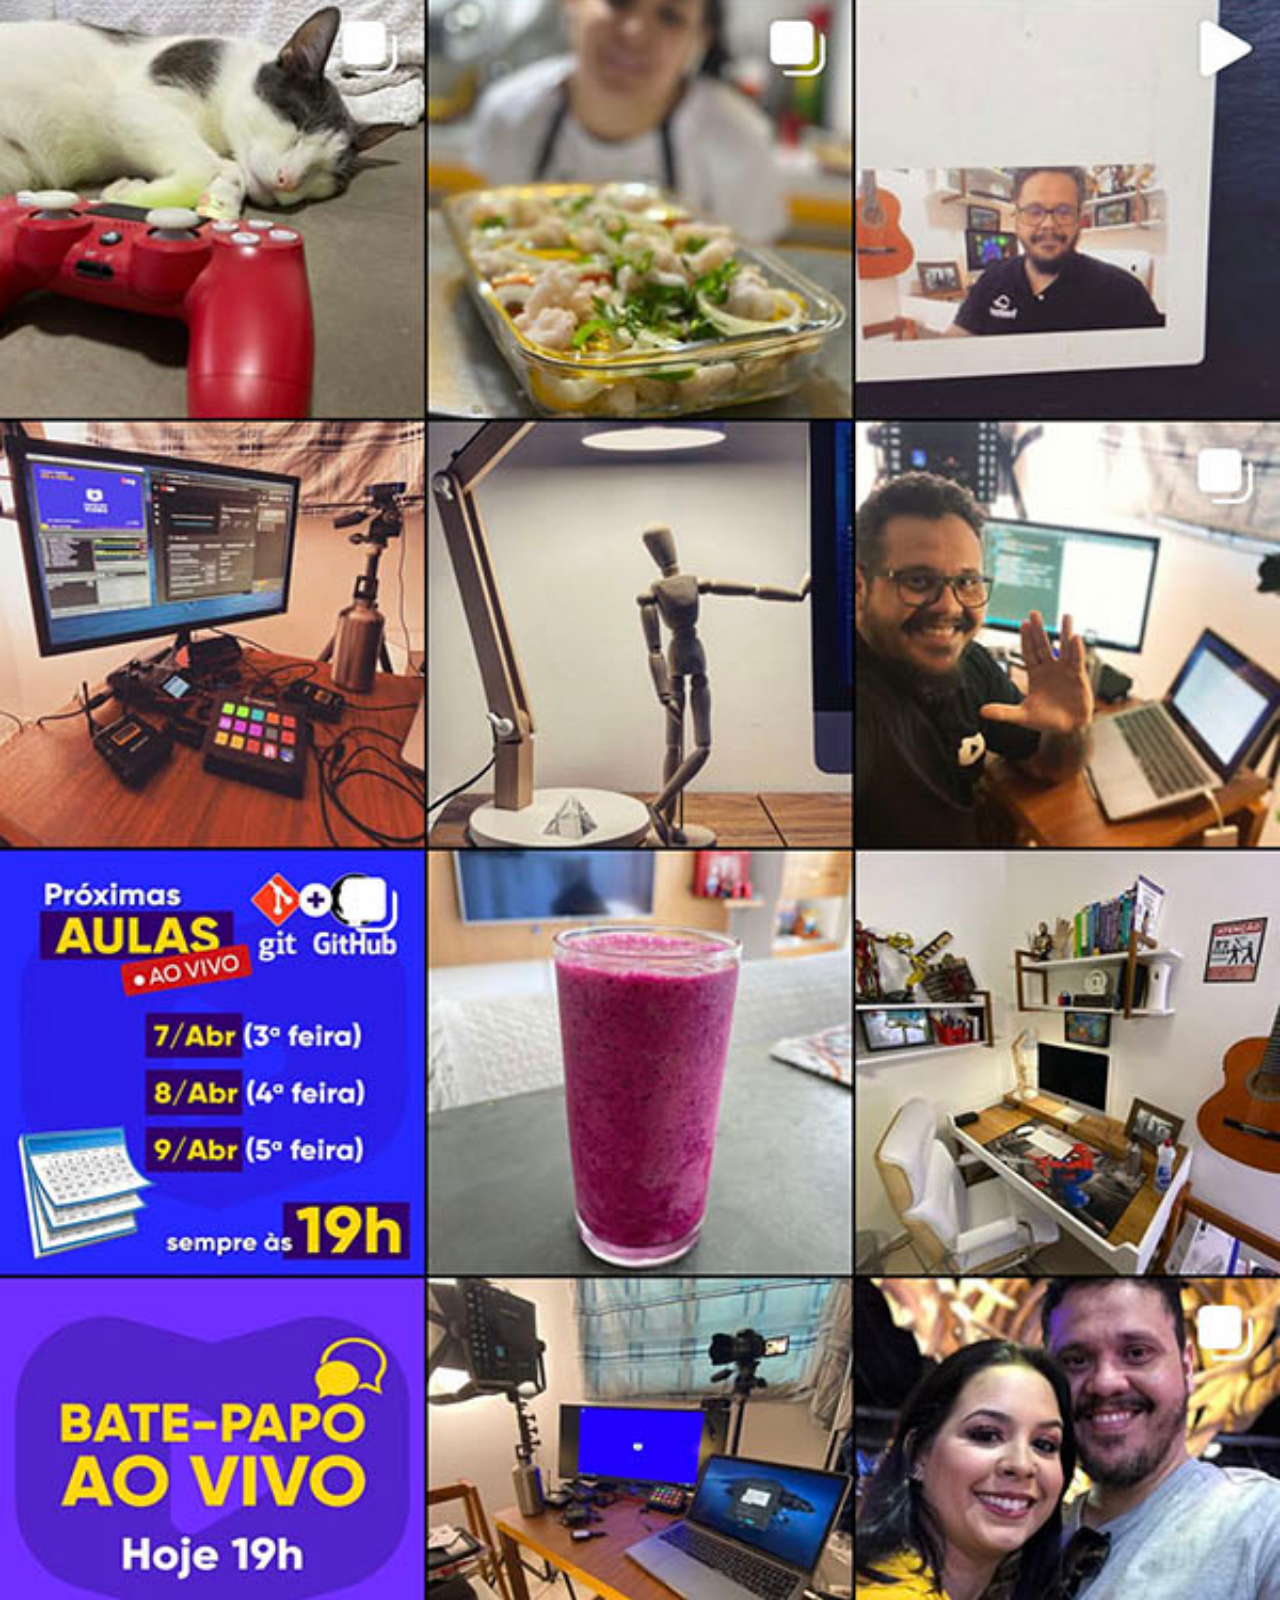
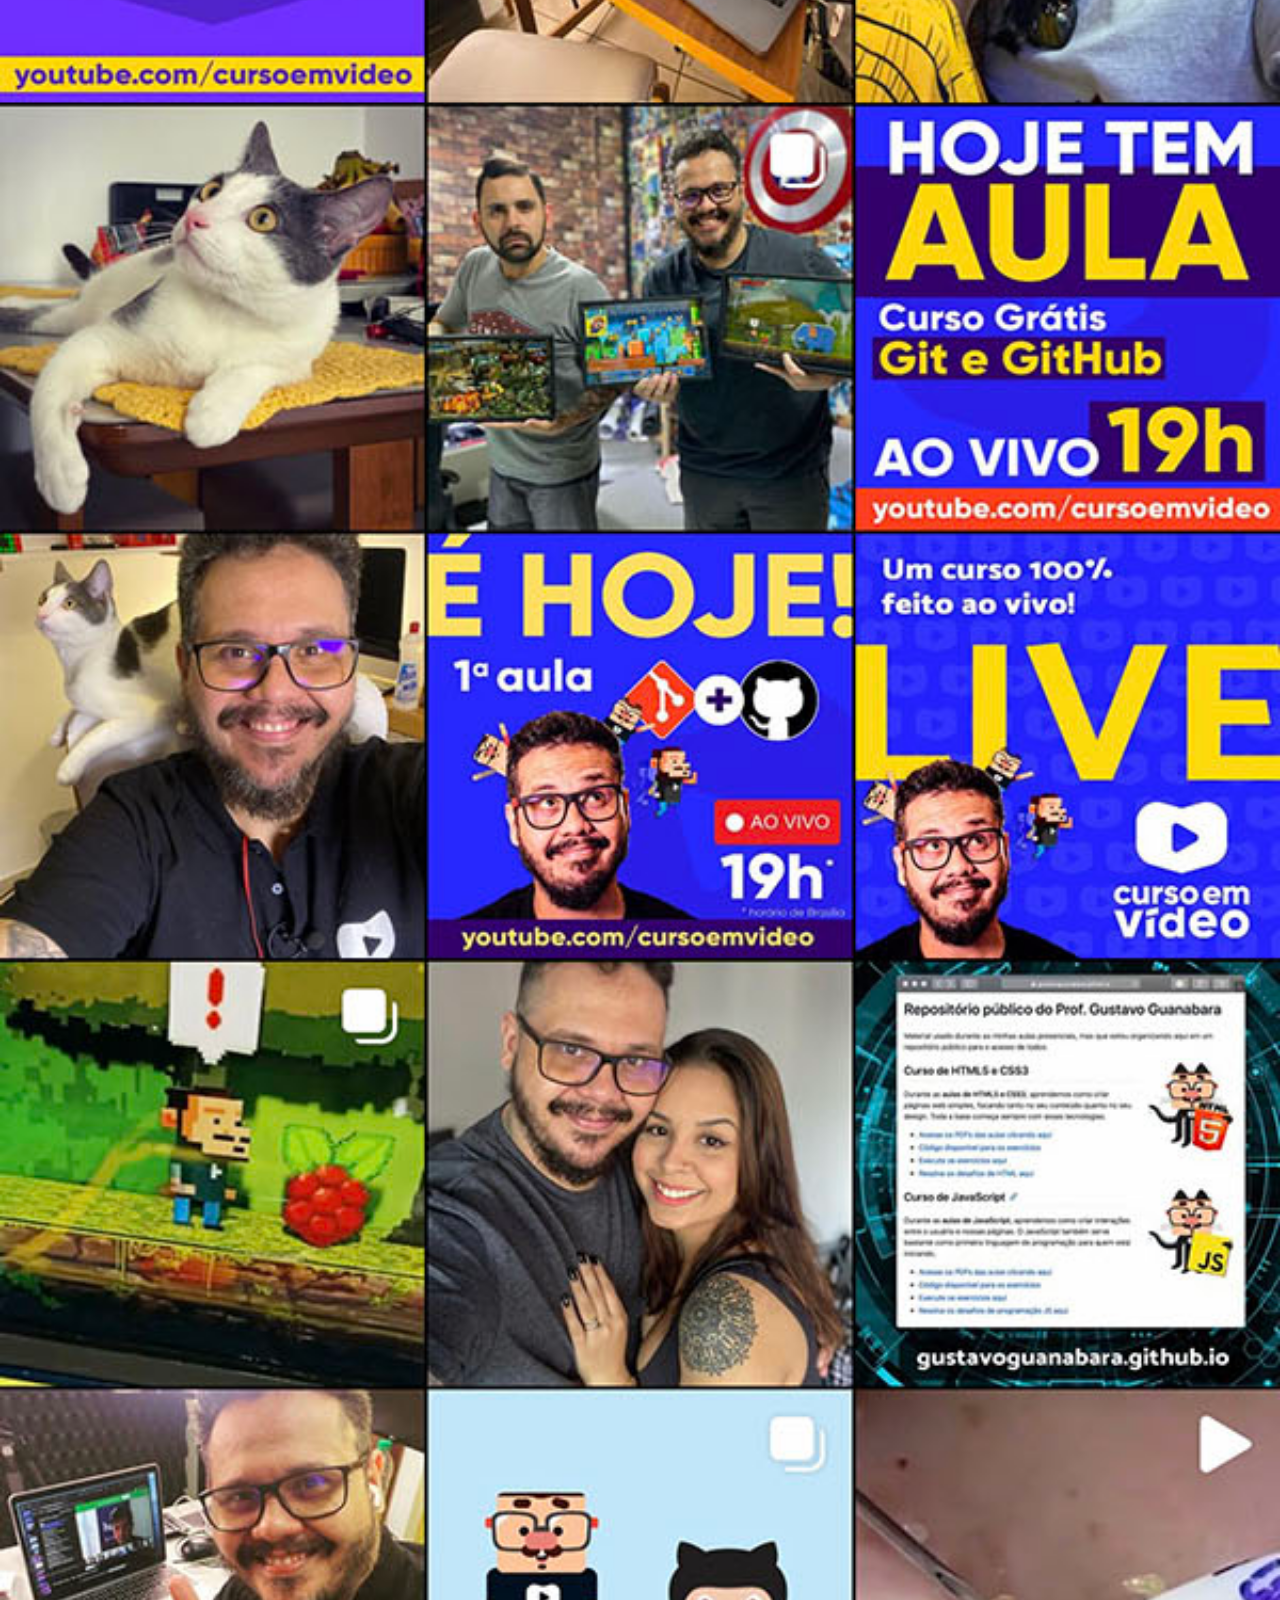
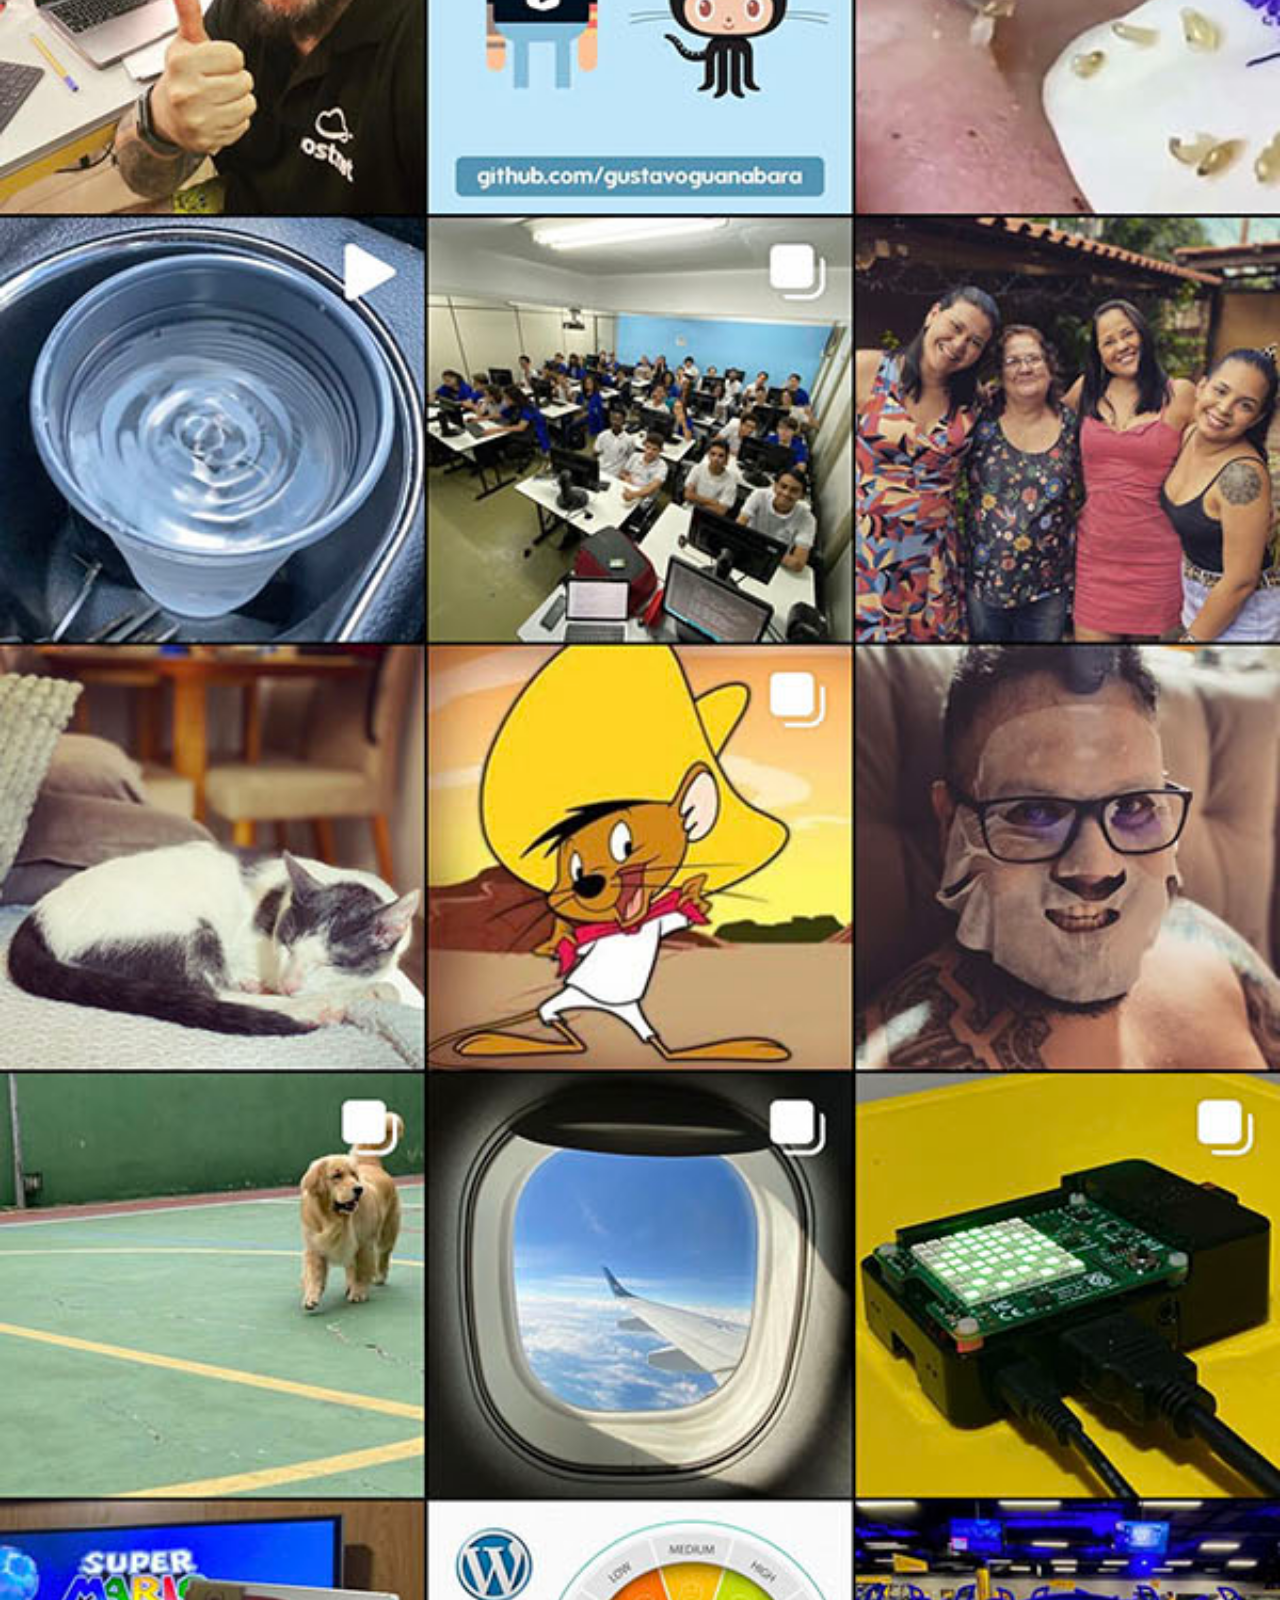
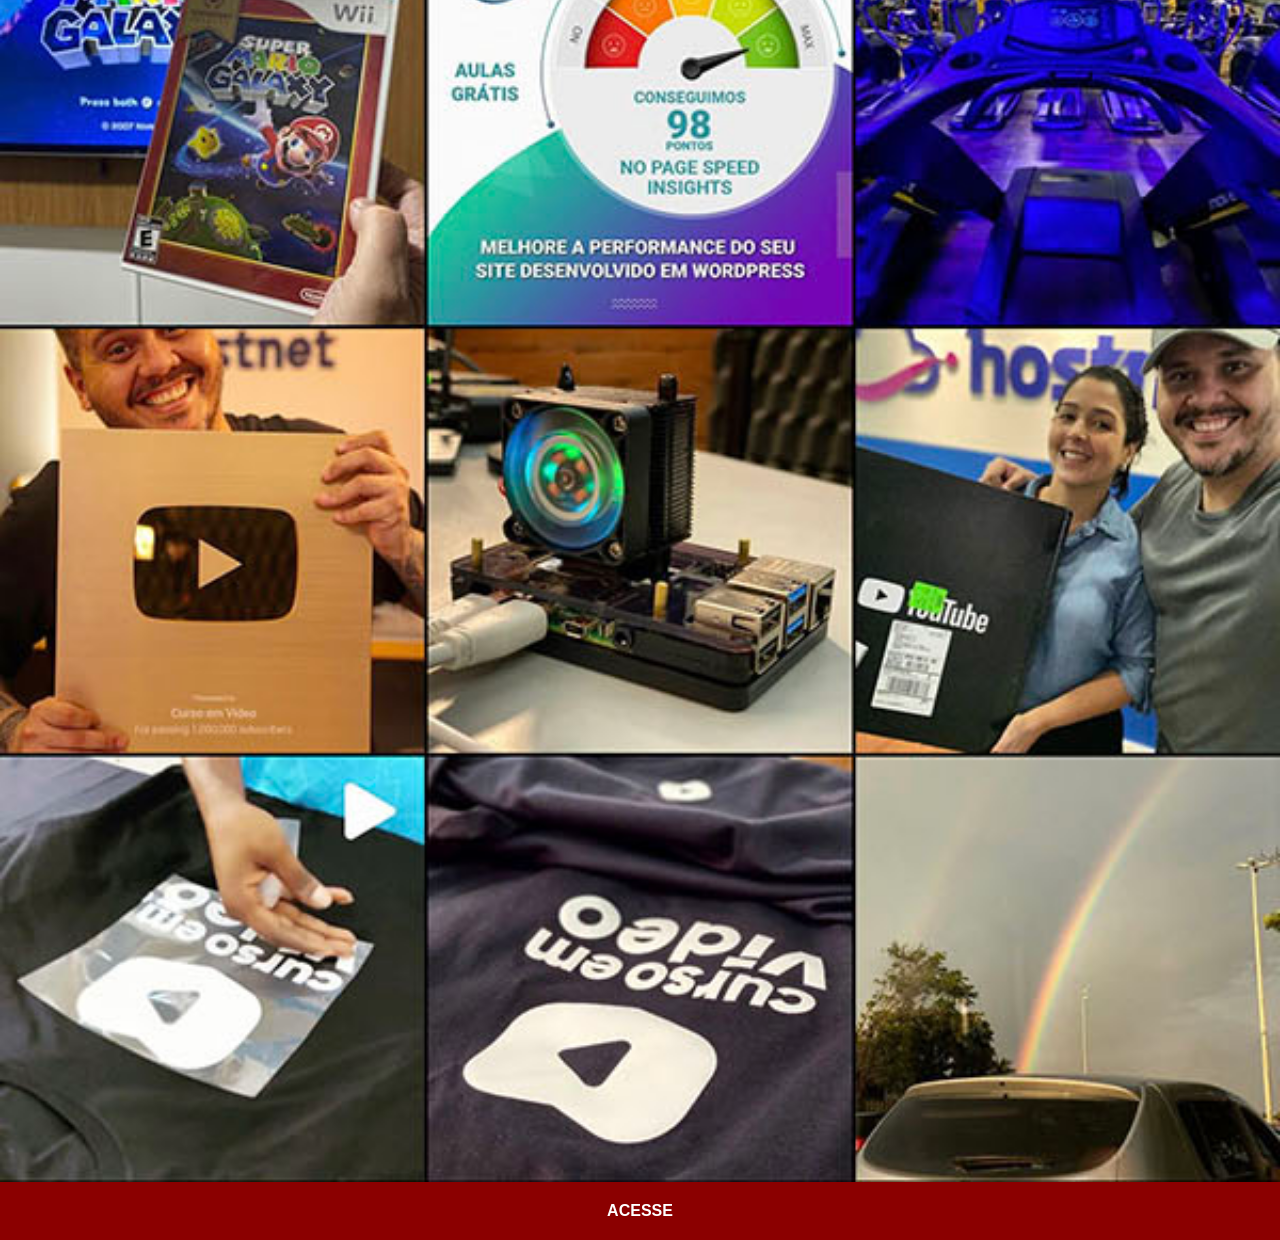
<file: instagram.html>
<!DOCTYPE html>
<html lang="pt-pt">
<head>
    <meta charset="UTF-8">
    <meta name="viewport" content="width=device-width, initial-scale=1.0">
    <title>instagram</title>
        <link rel="stylesheet" href="estilos/social.css">
</head>
<body>
    <img src="imagens/tela-instagram.jpg" alt="tela instagram">
    <a href="https://www.instagram.com/gustavoguanabara/" target="_blank">ACESSE</a>
</body>
</html>
</file>
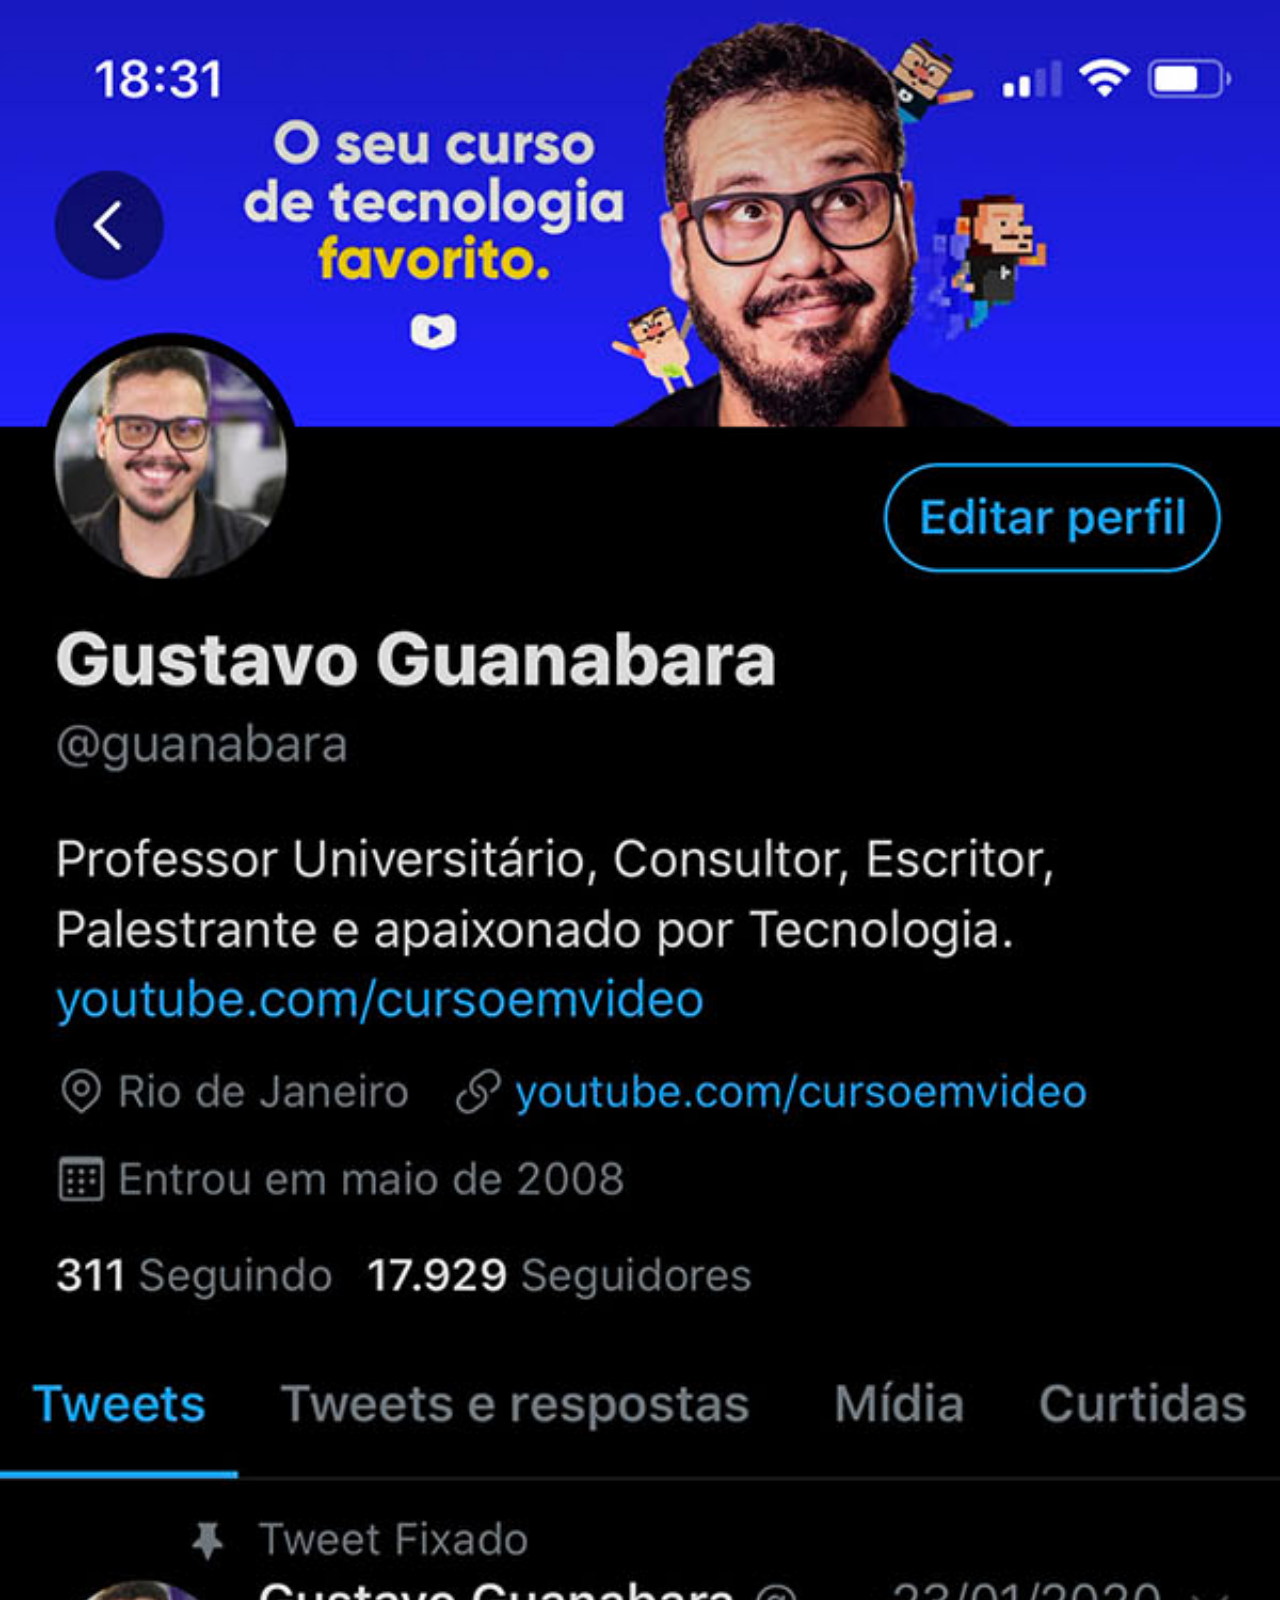
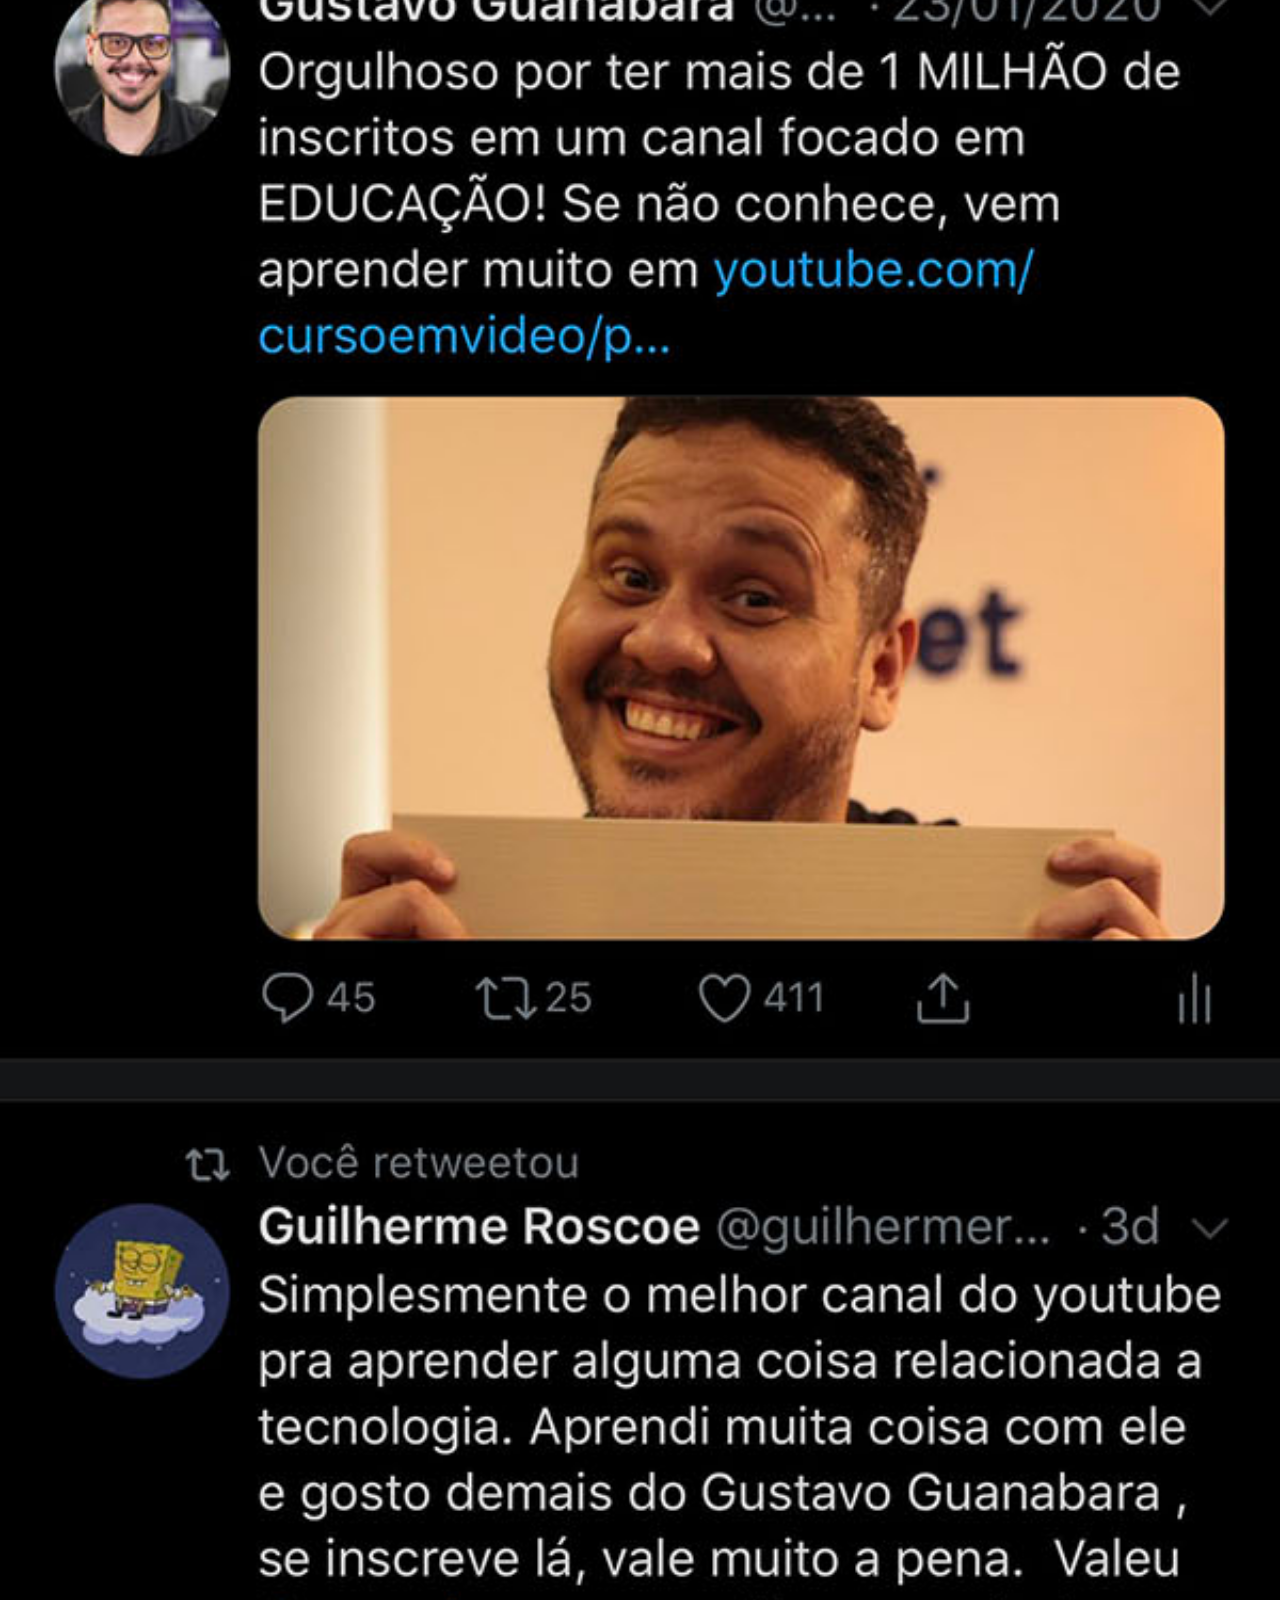
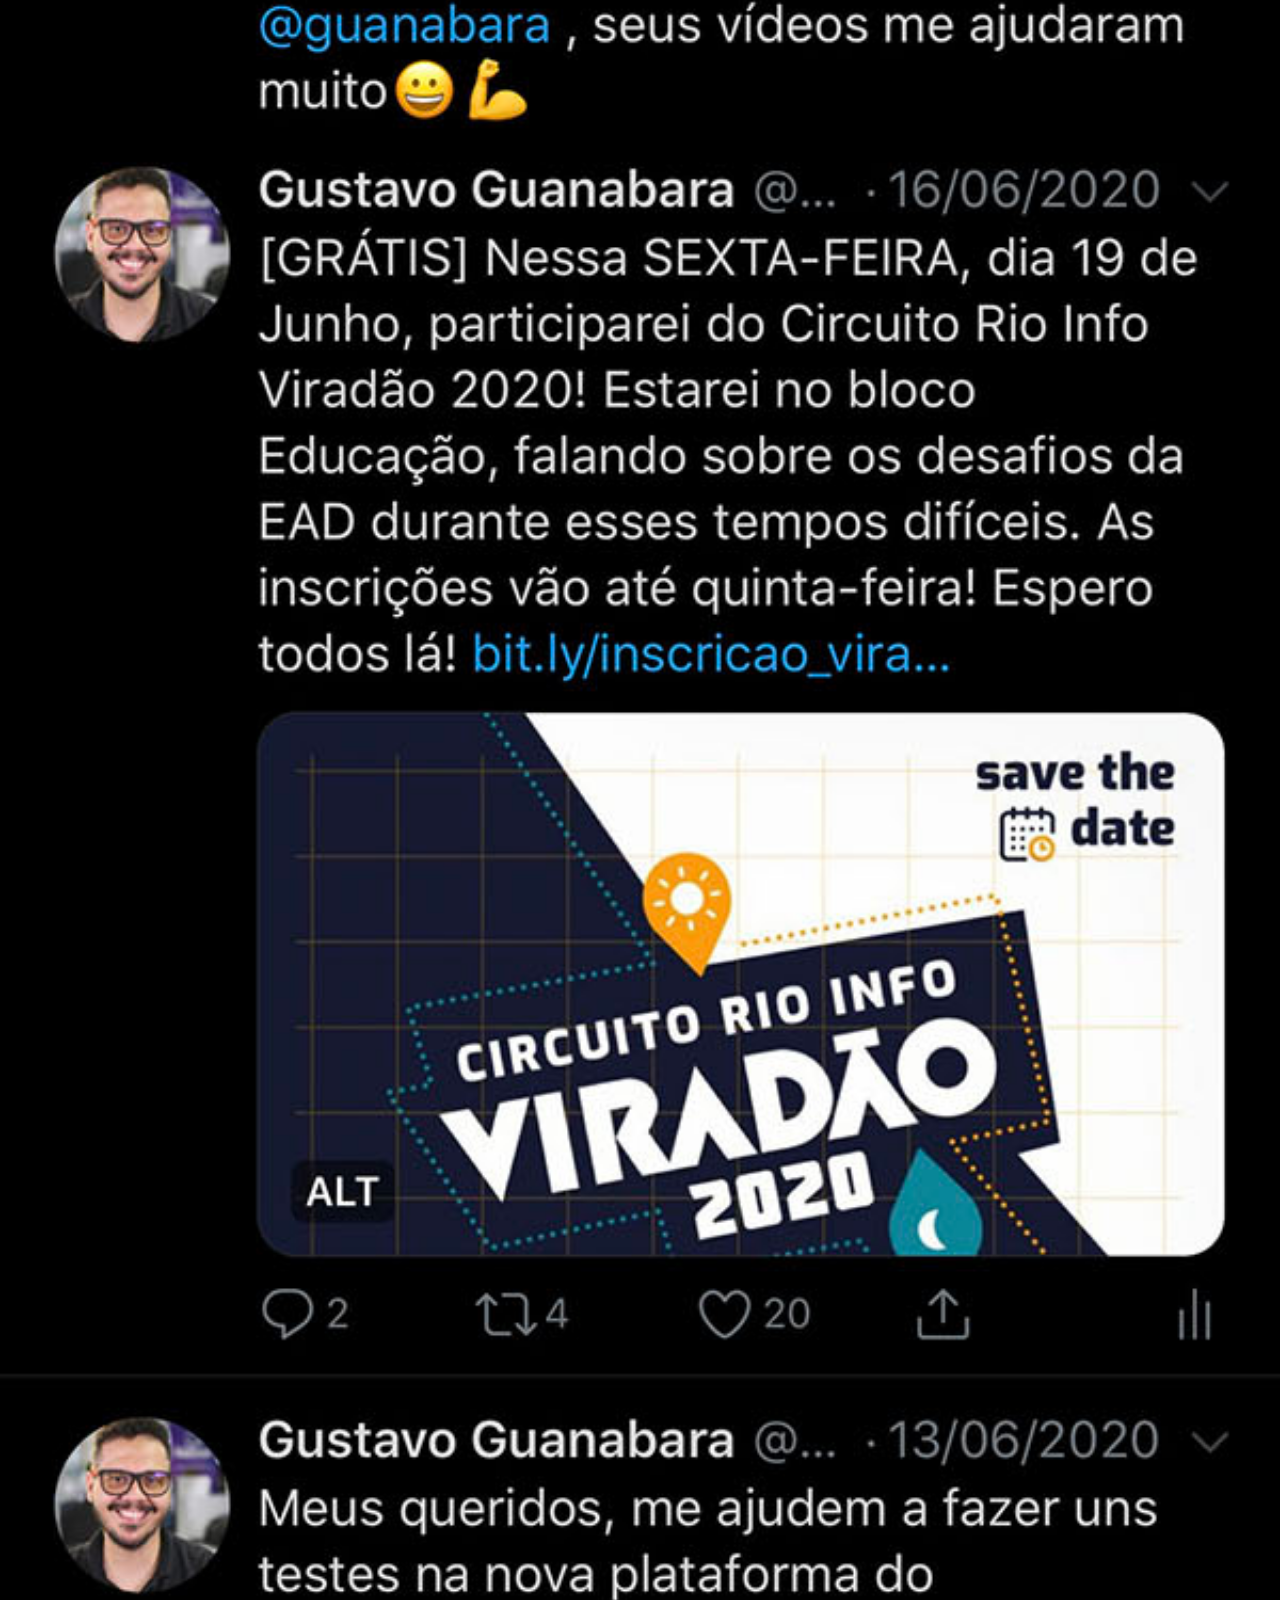
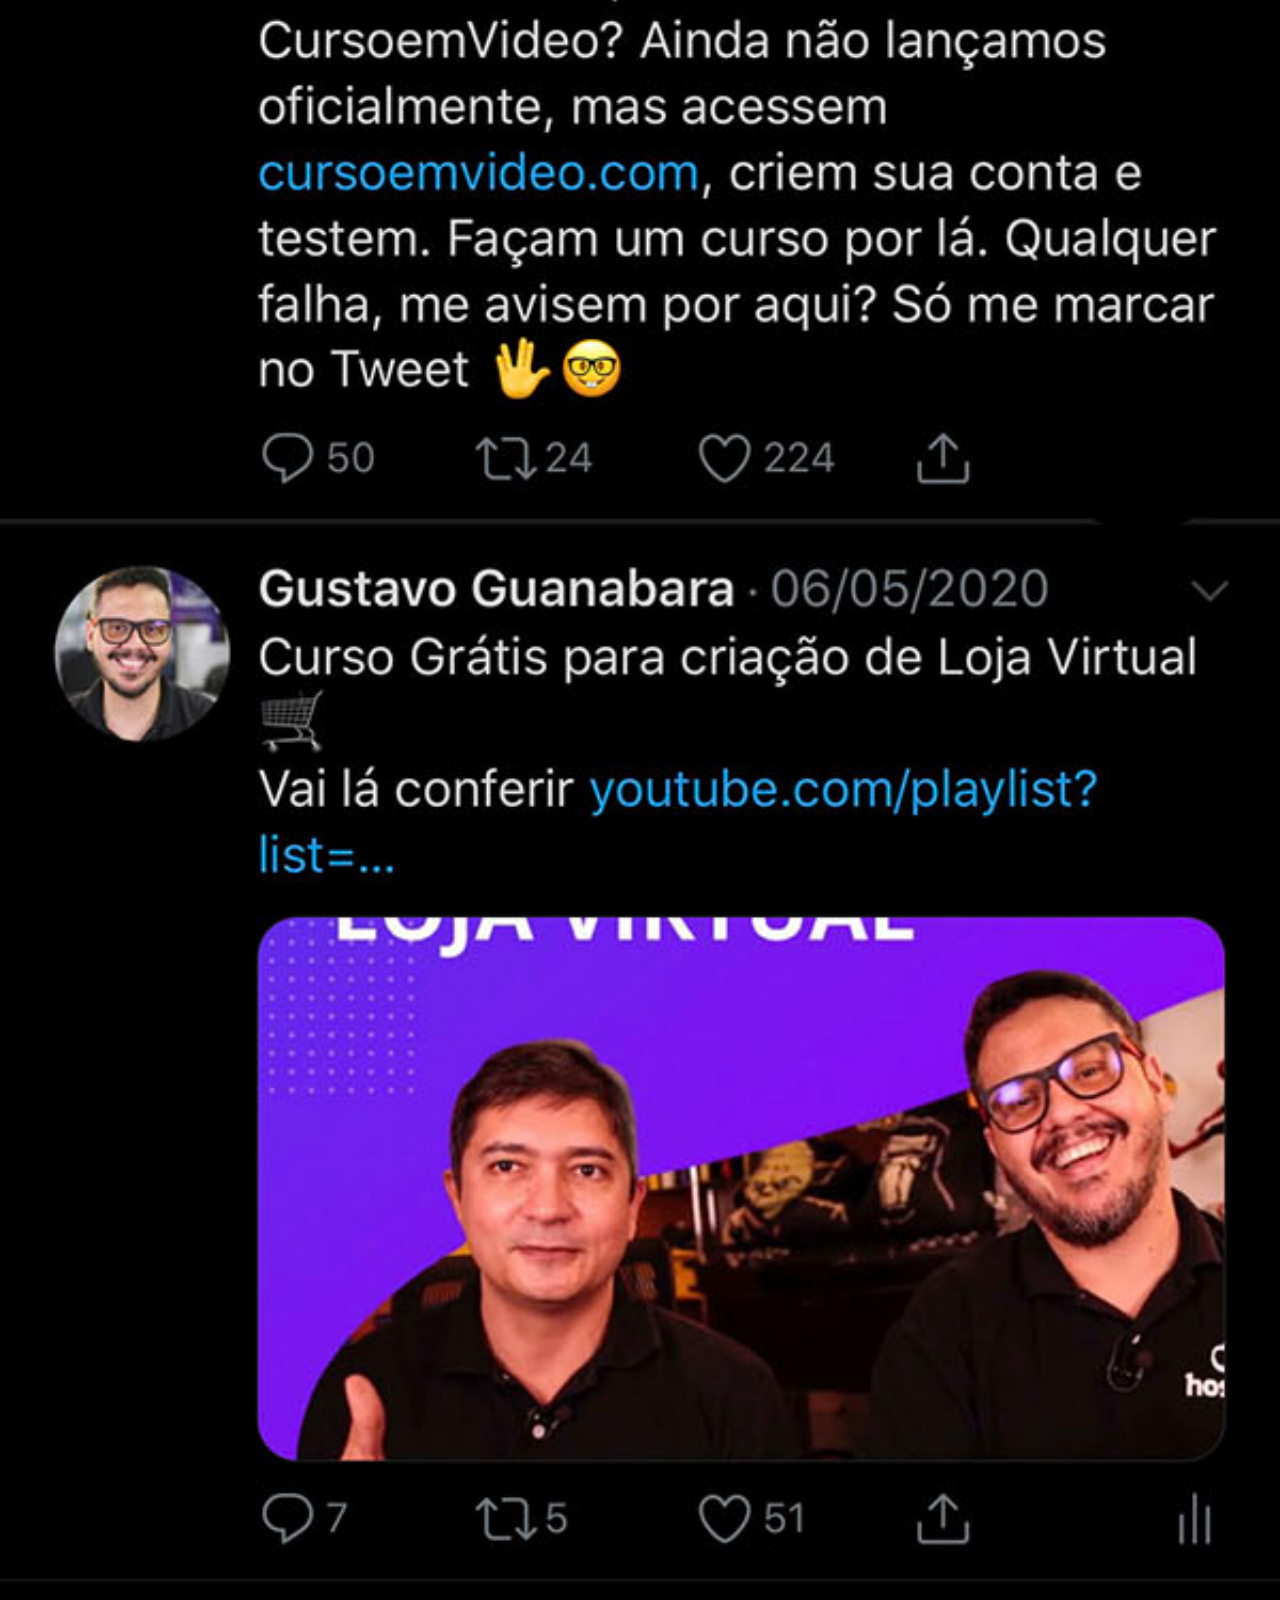
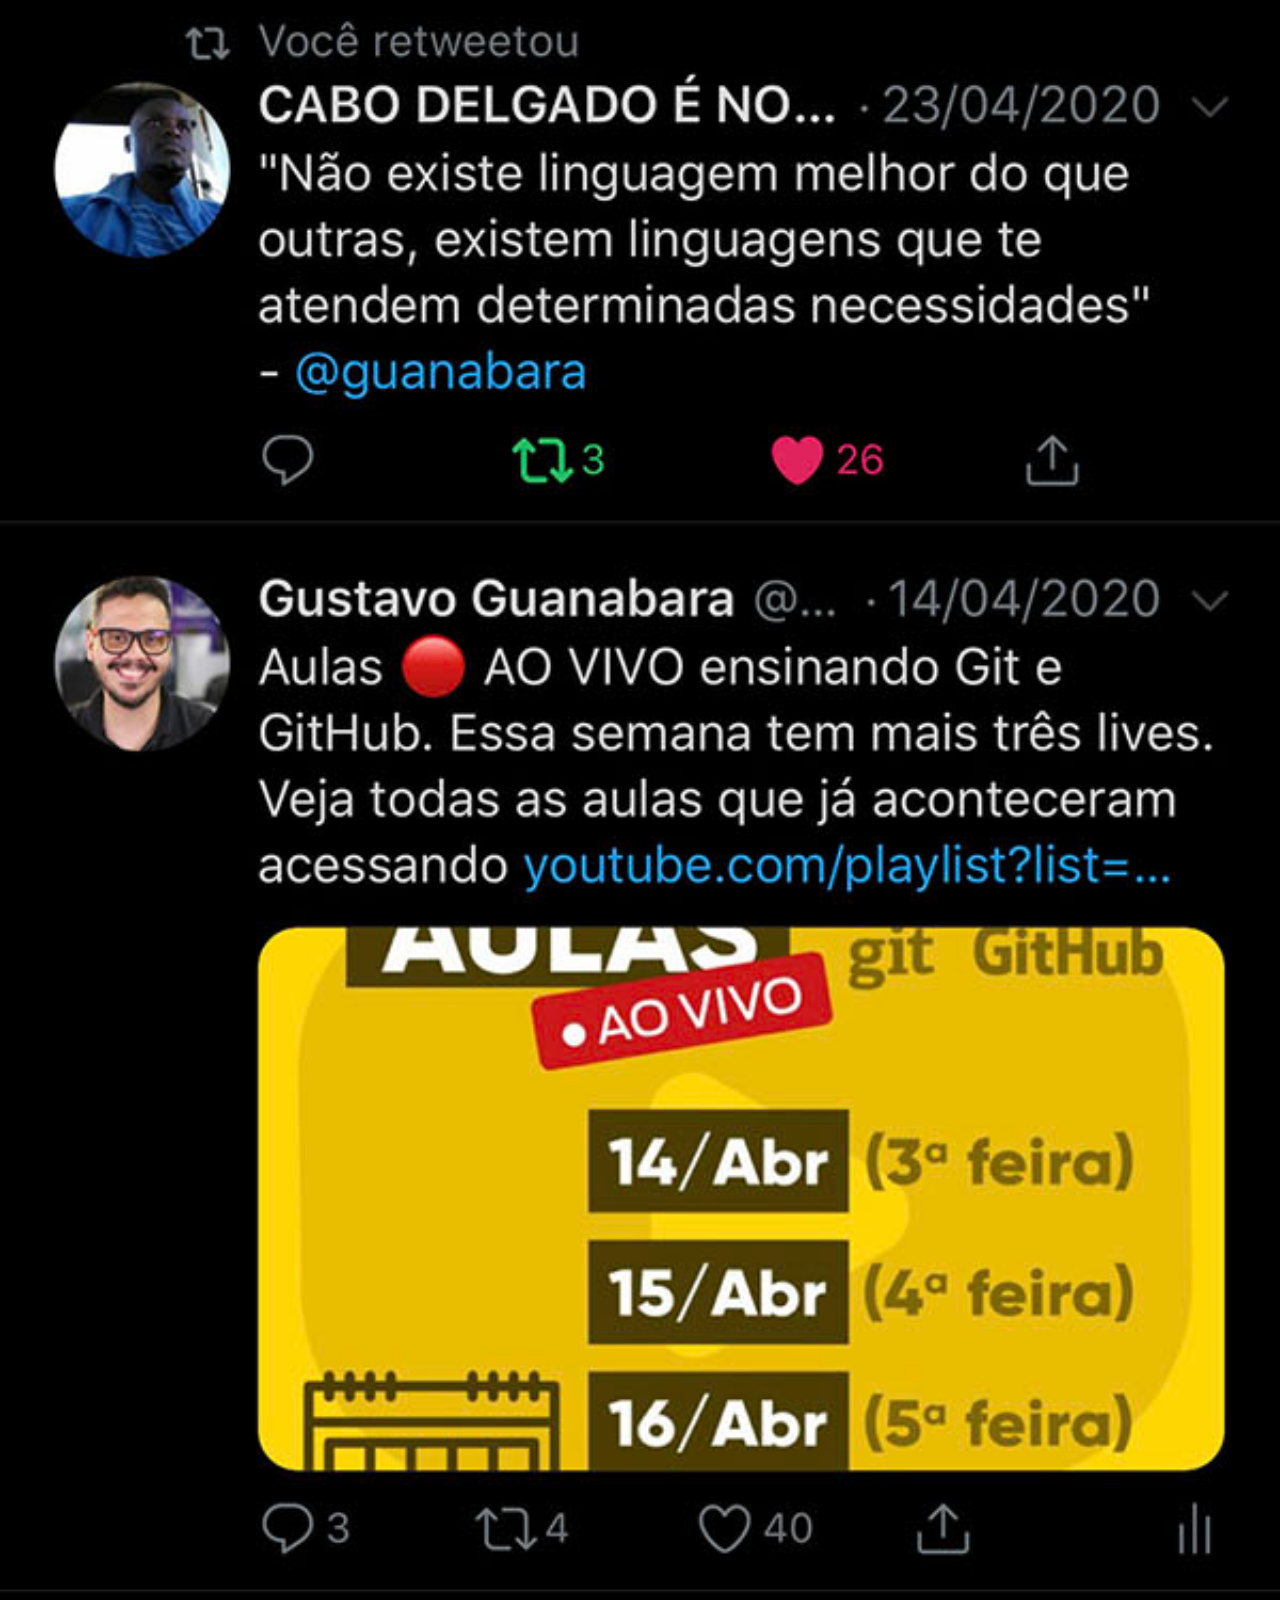
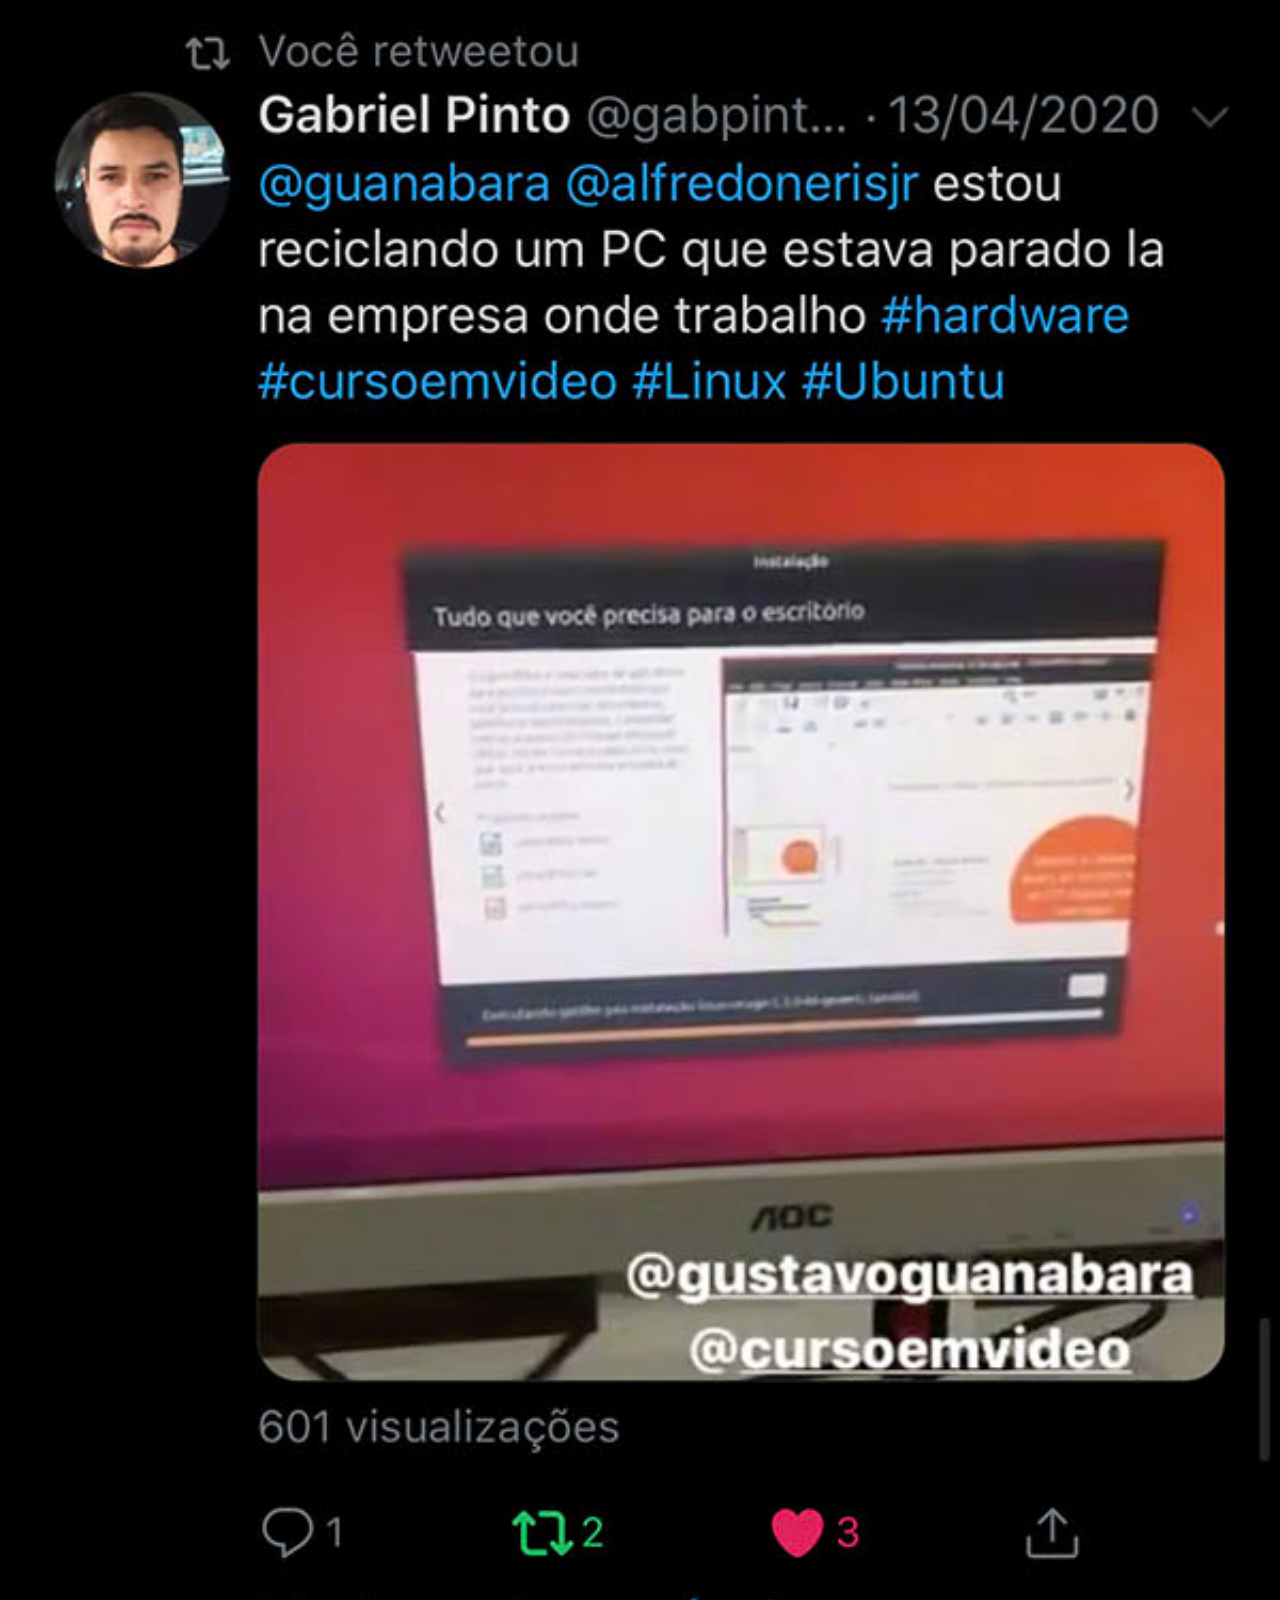
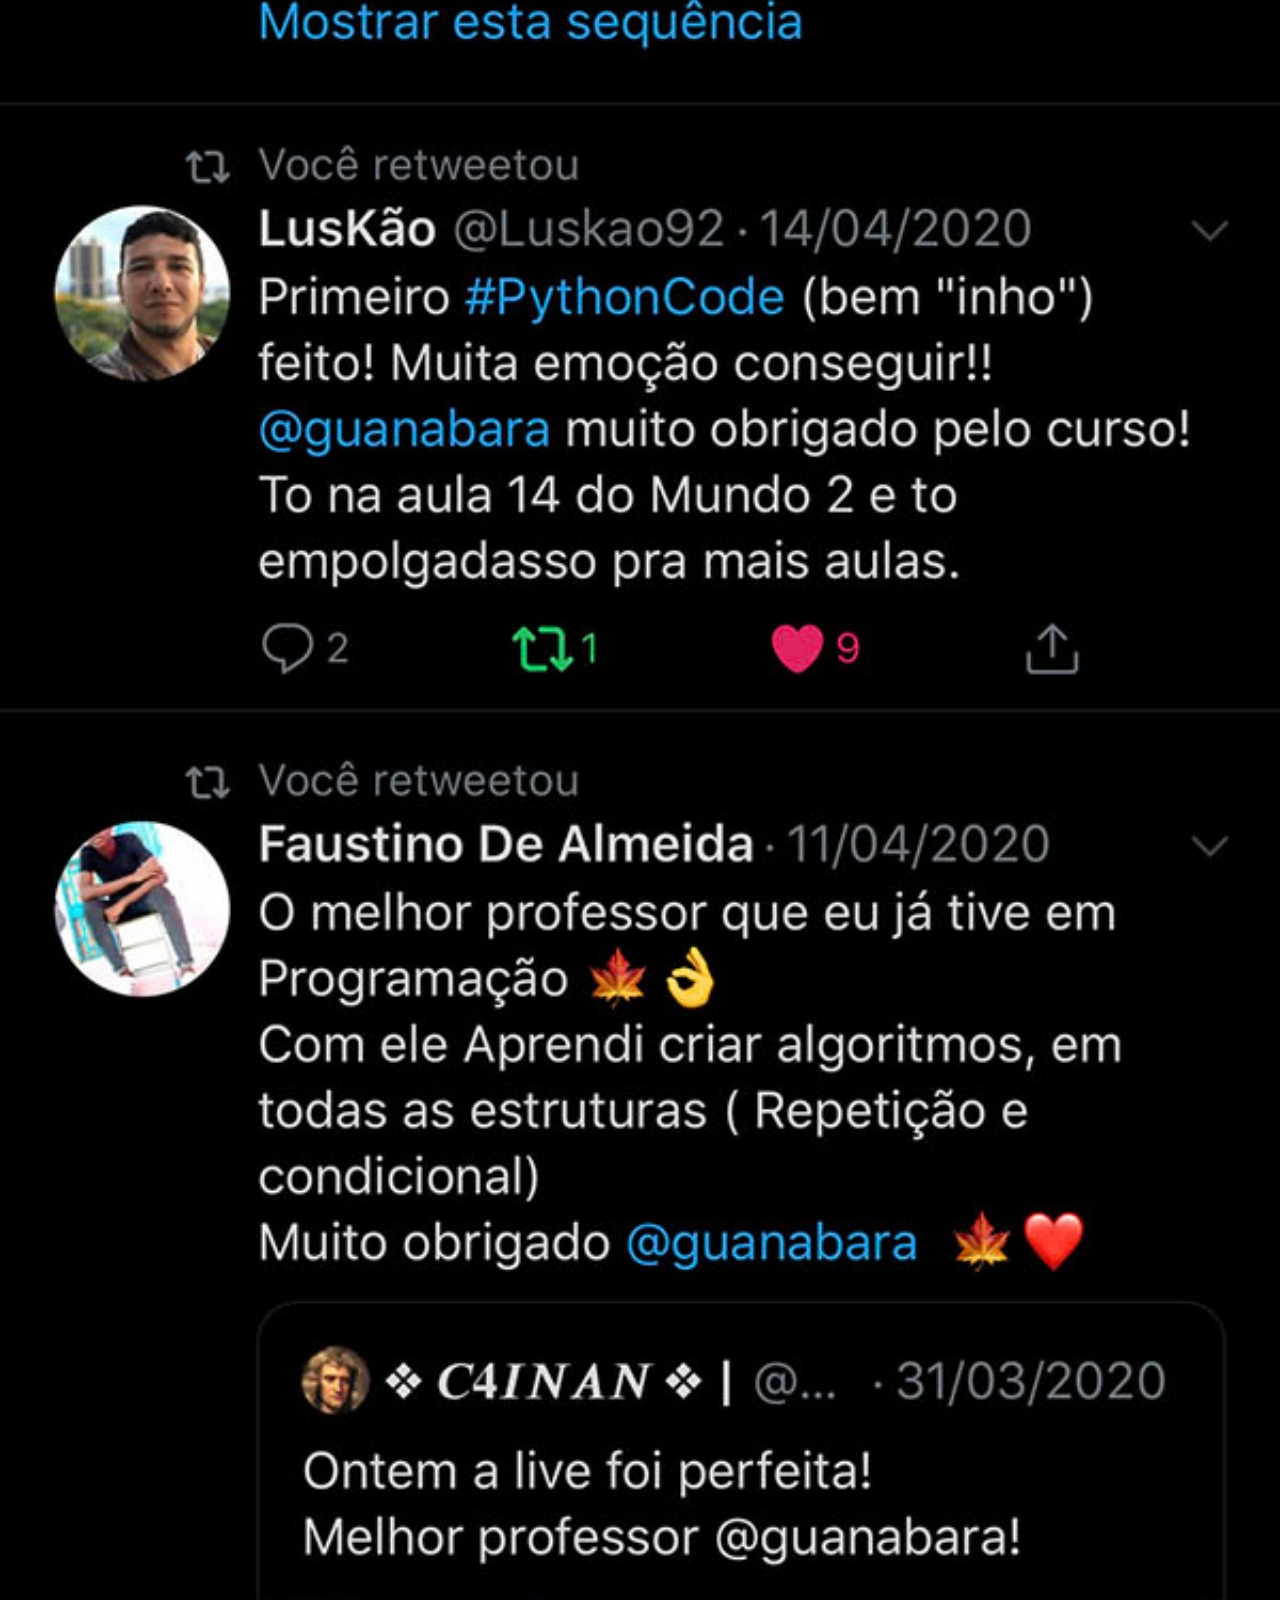
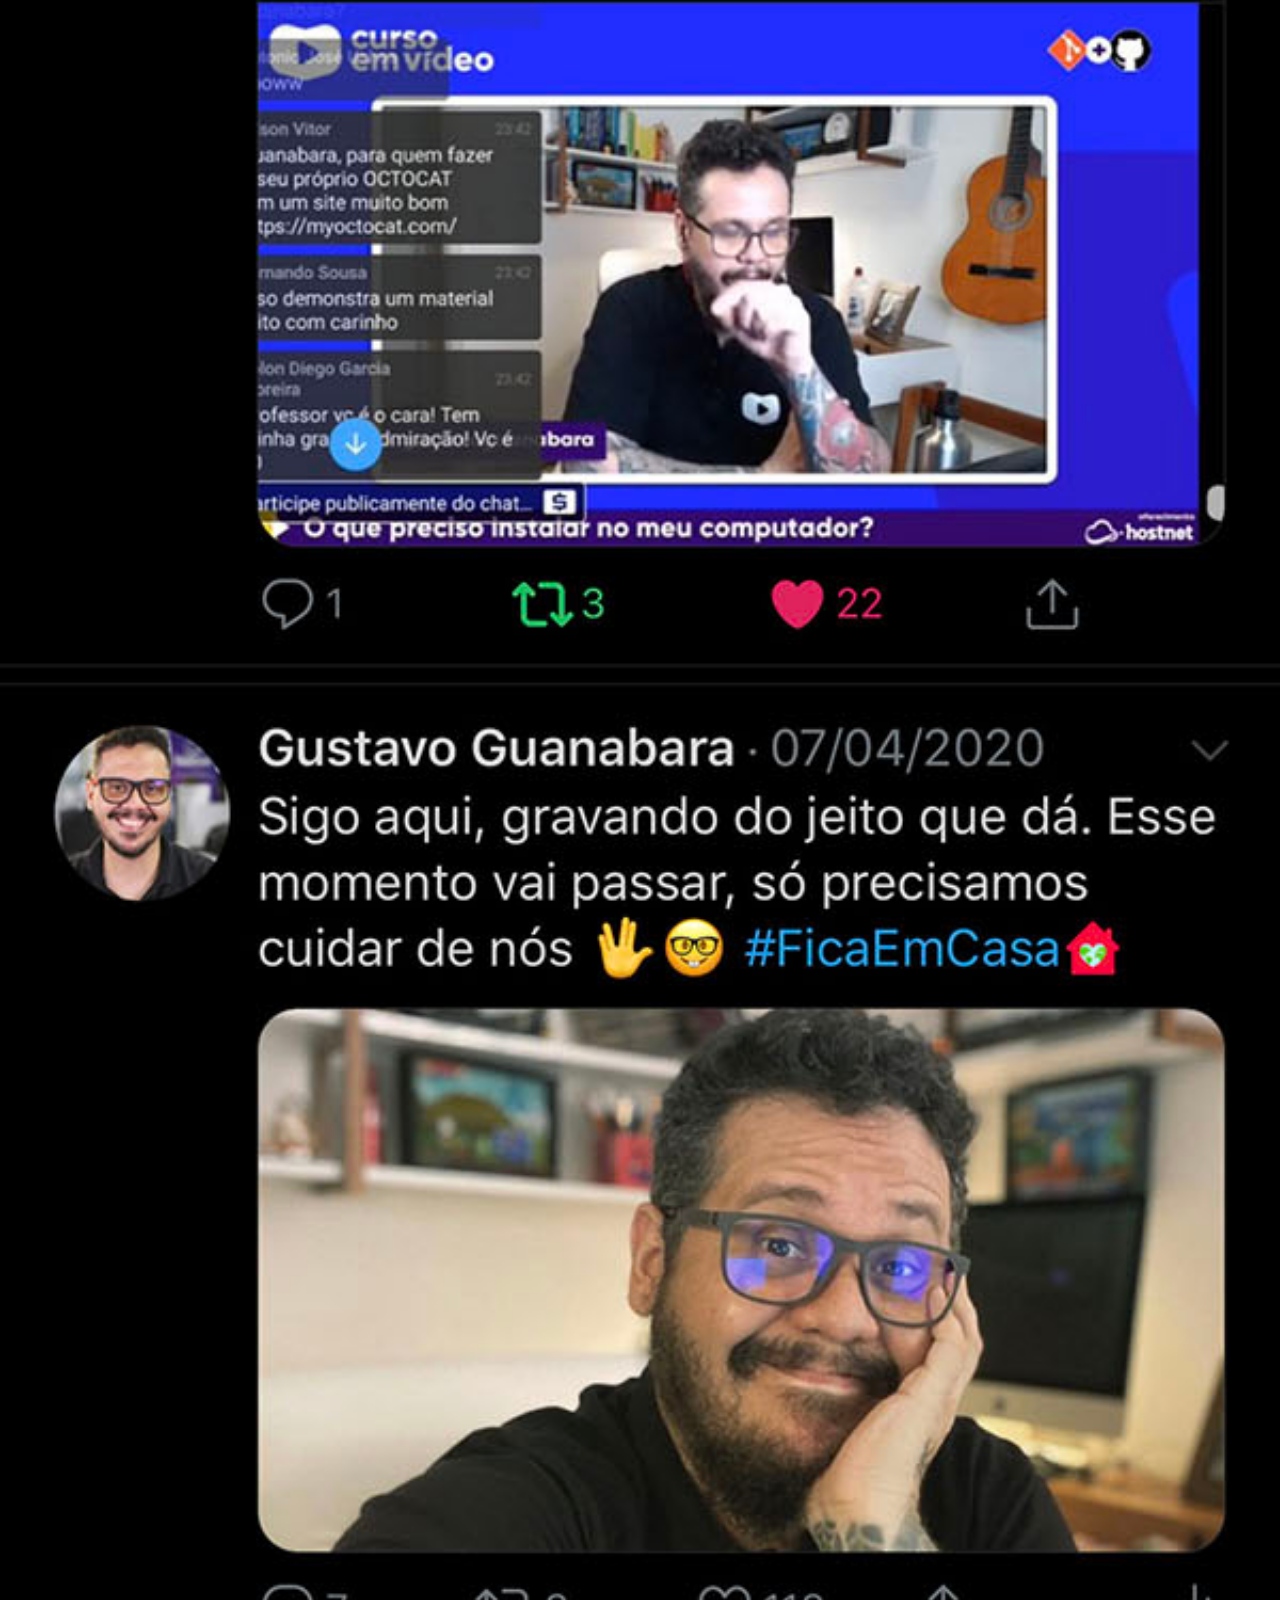
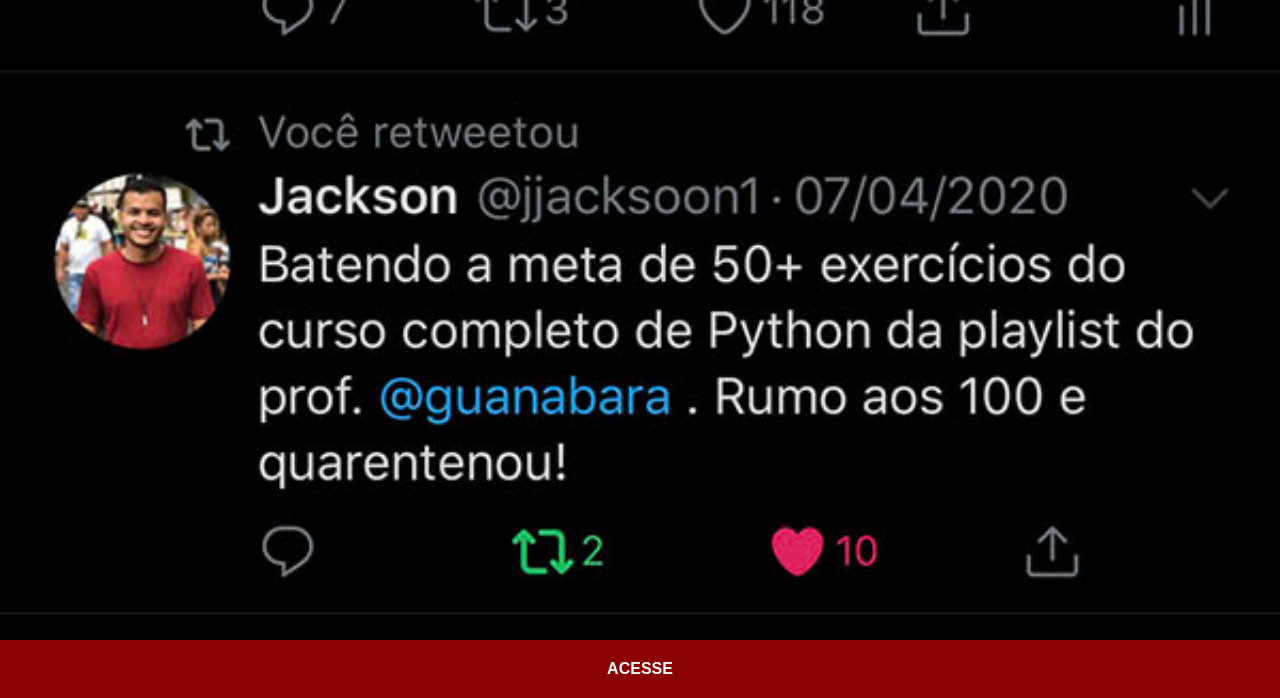
<file: twitter.html>
<!DOCTYPE html>
<html lang="pt-pt">
<head>
    <meta charset="UTF-8">
    <meta name="viewport" content="width=device-width, initial-scale=1.0">
    <title>Twitter</title>
    <link rel="stylesheet" href="estilos/social.css">
</head>
<body>
    <img src="imagens/tela-twitter.jpg" alt="tela twitter">
    <a href="https://x.com/guanabara" target="_blank">ACESSE</a>
</body>
</html>
</file>
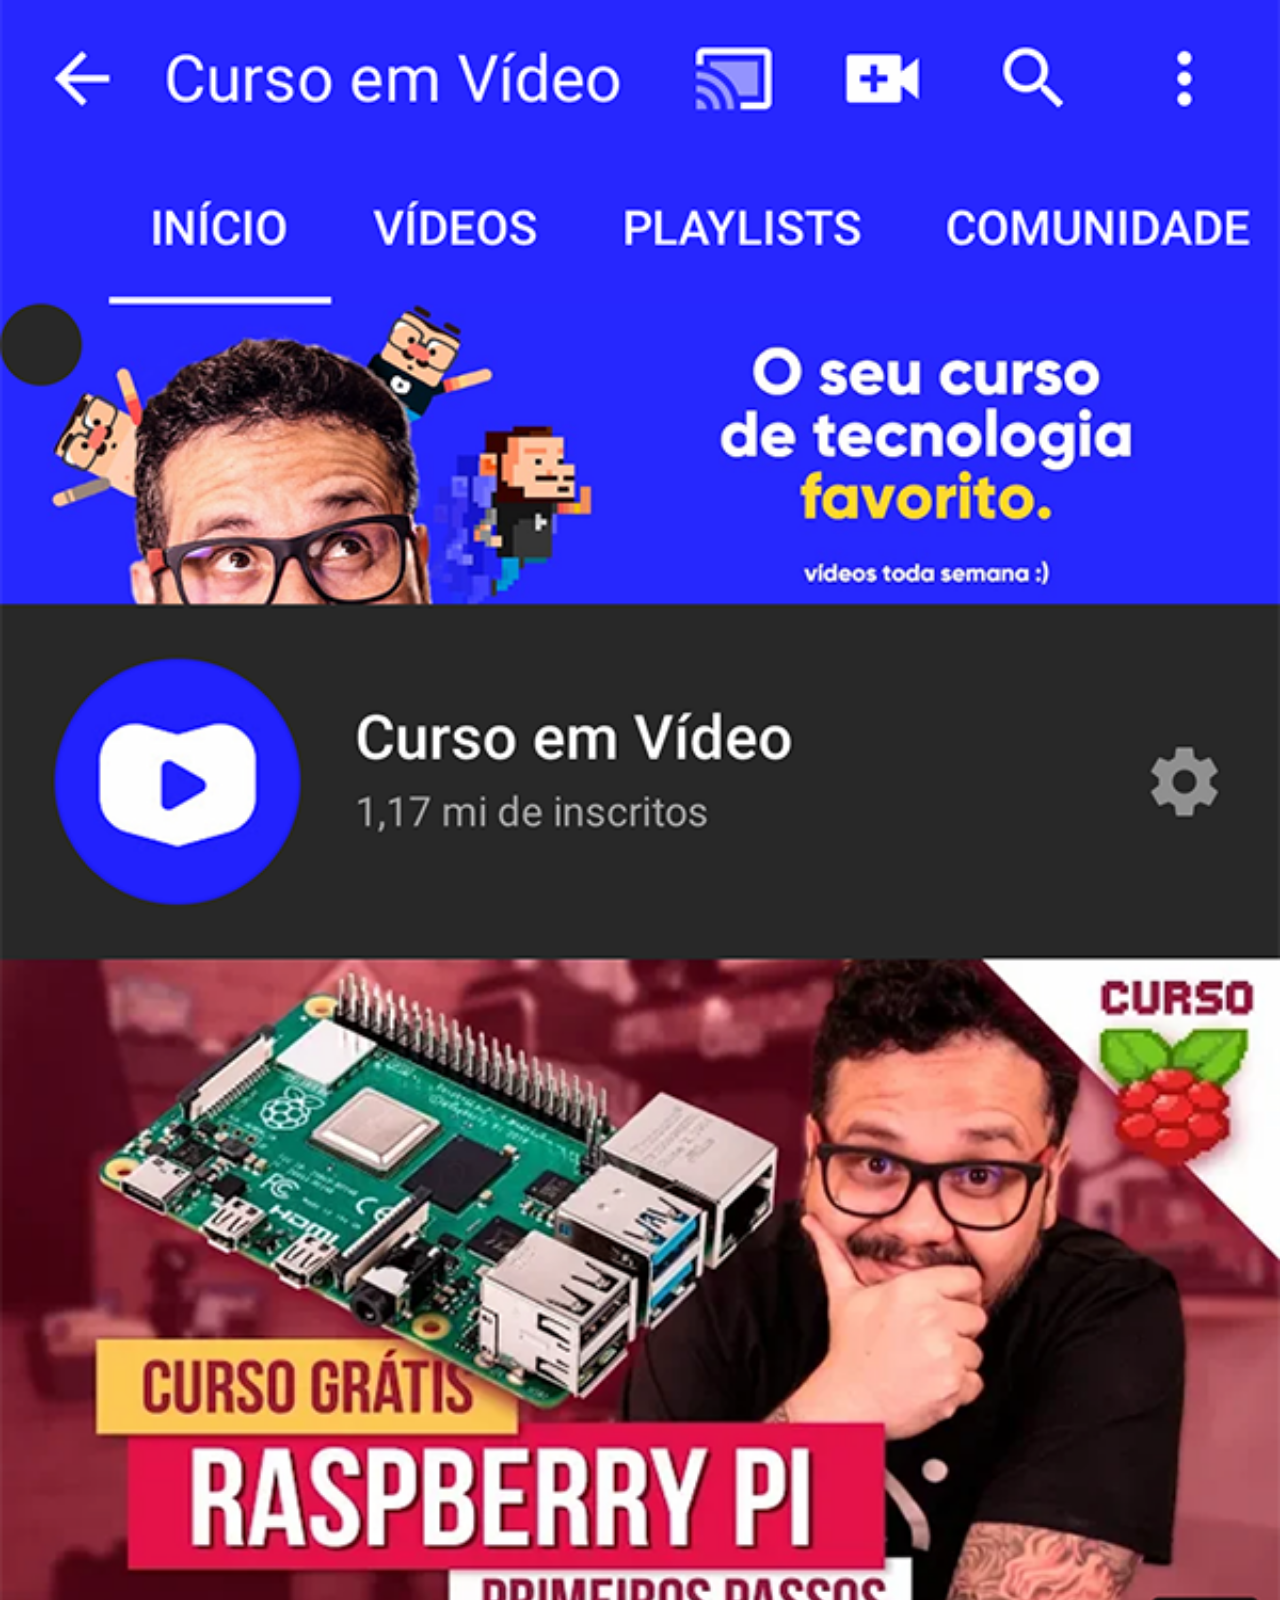
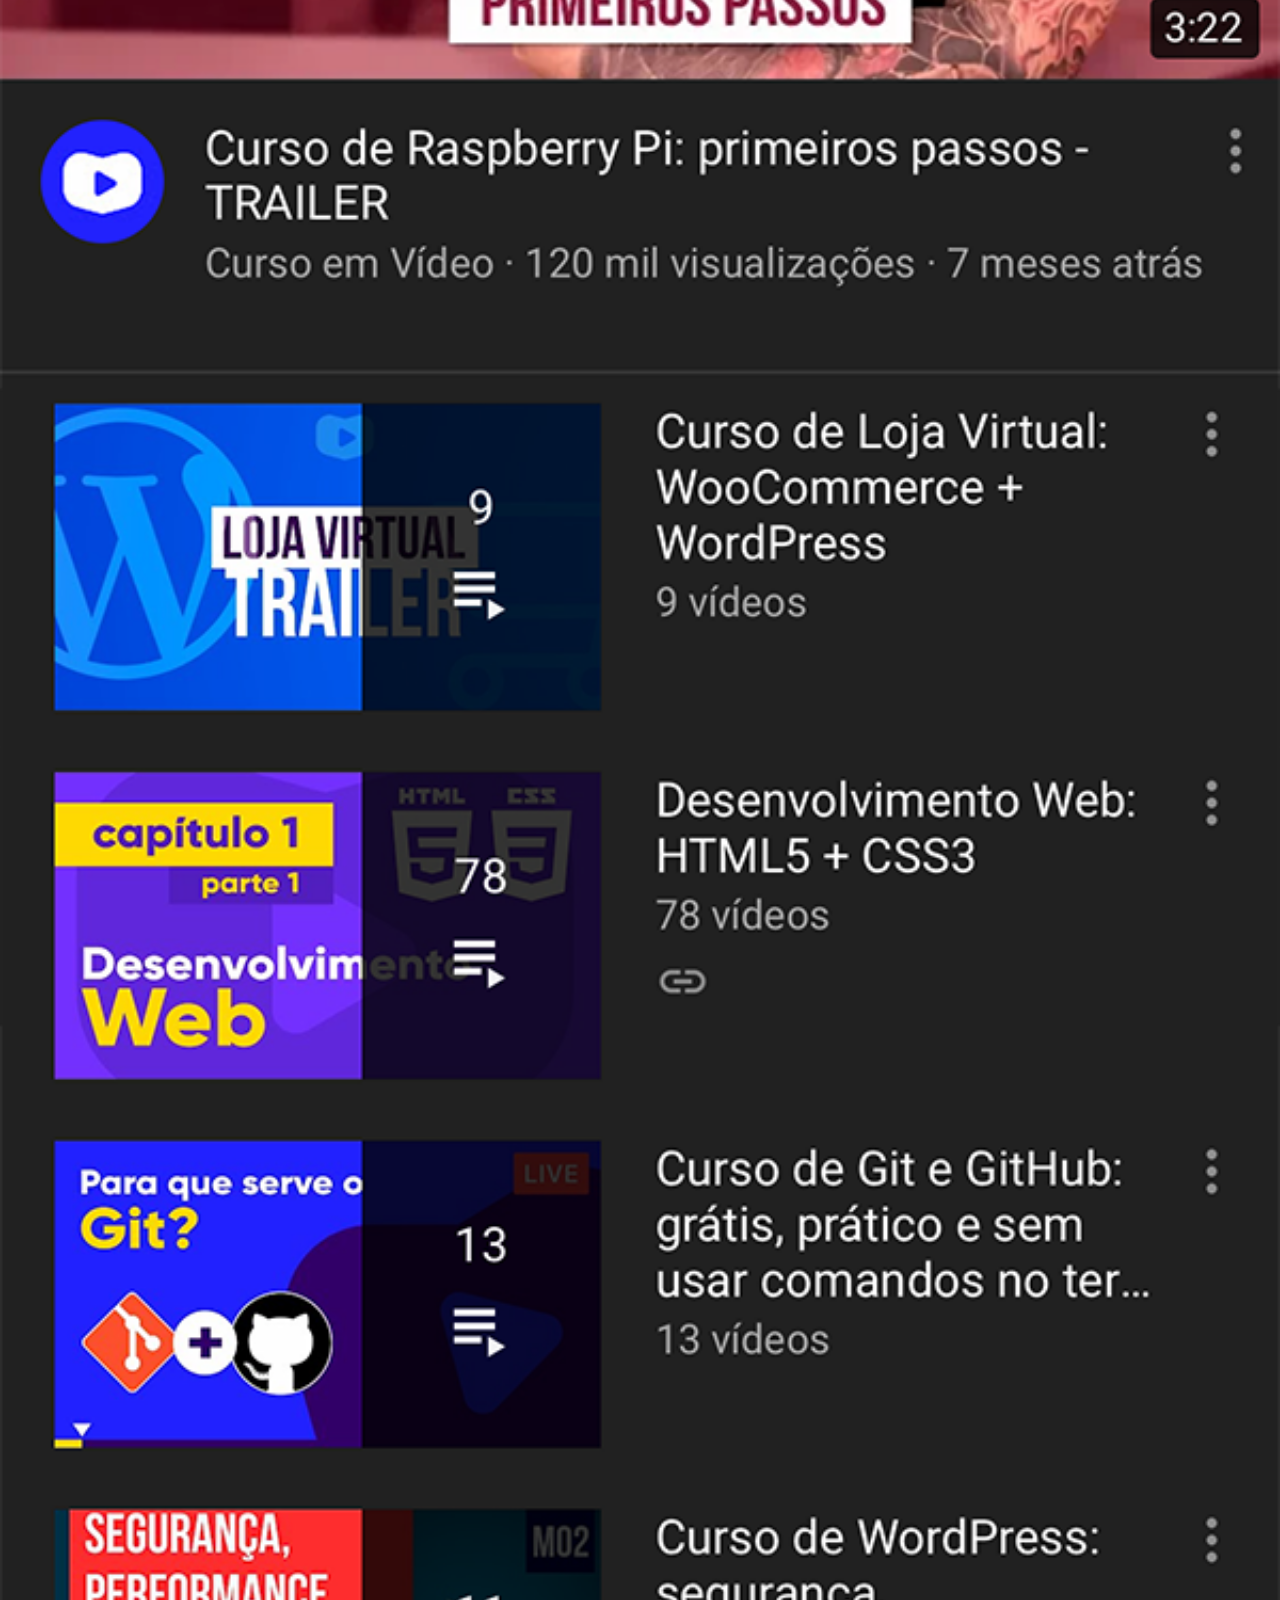
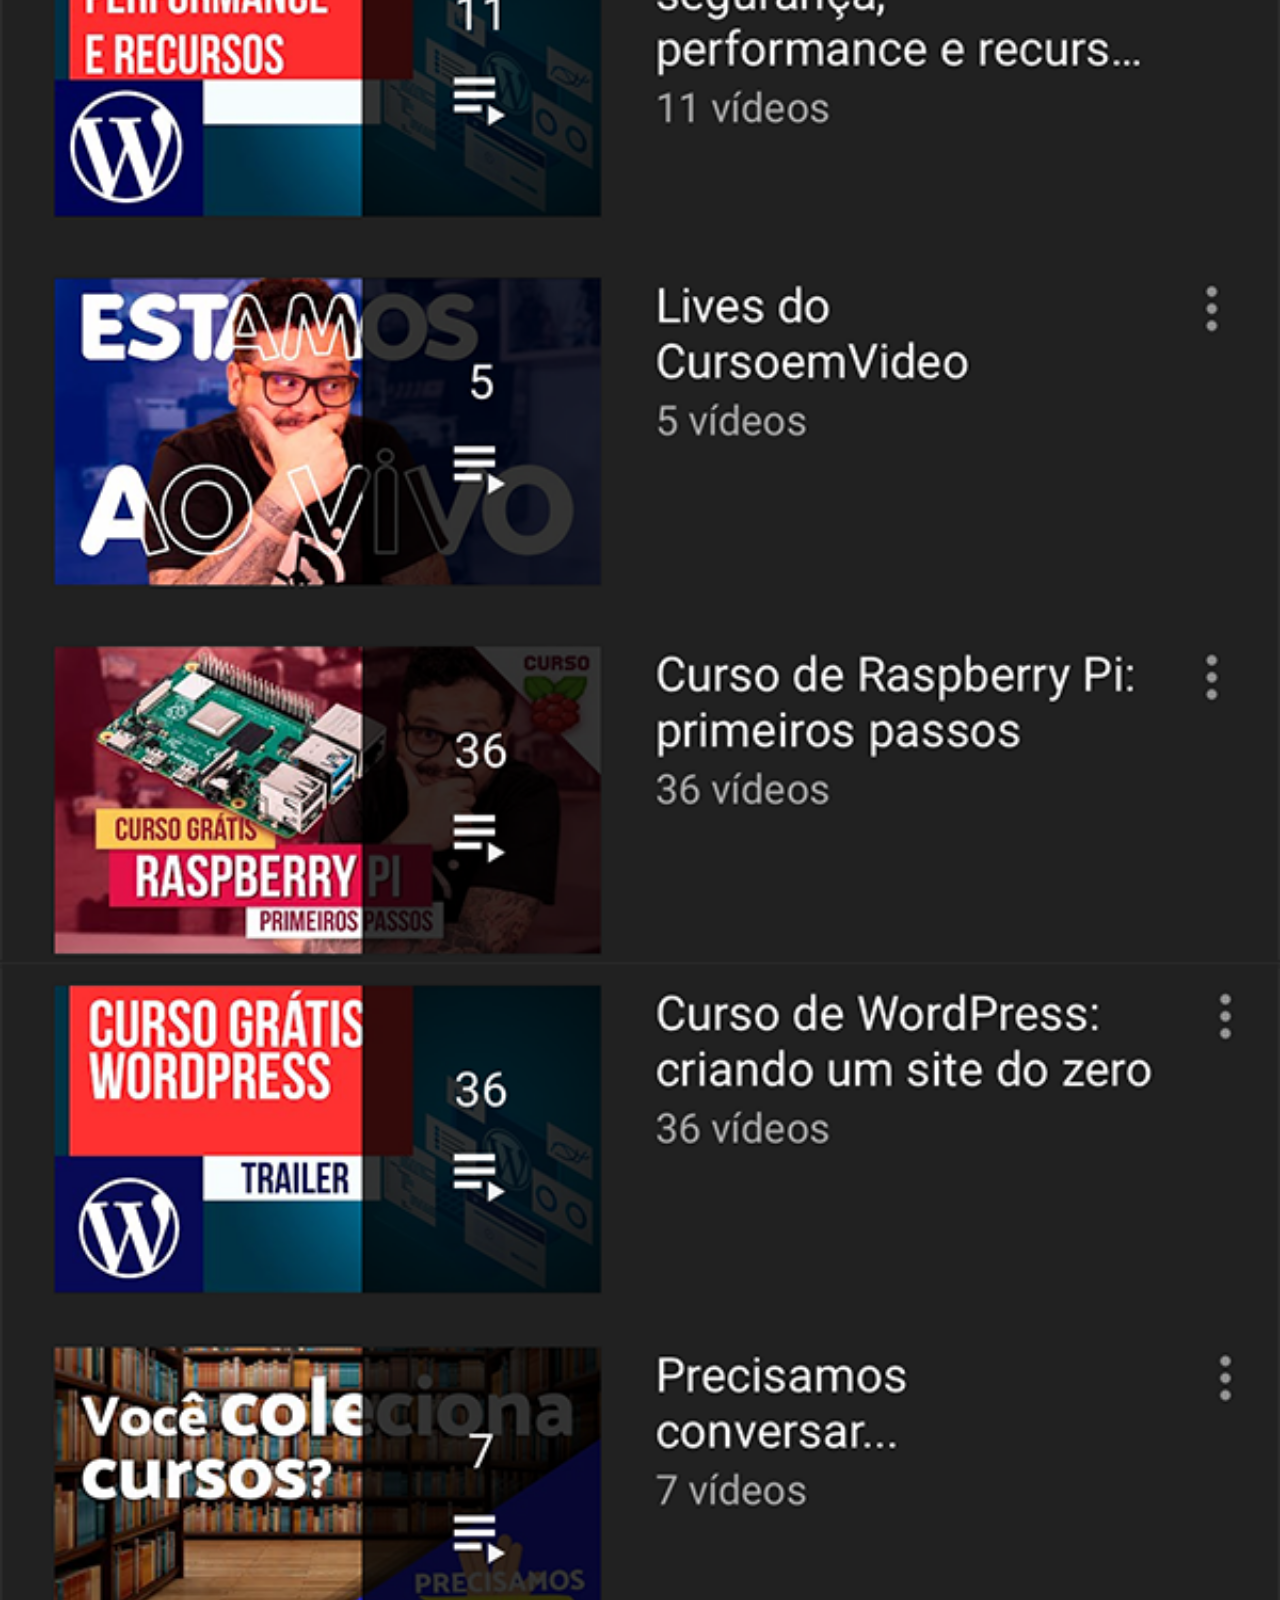
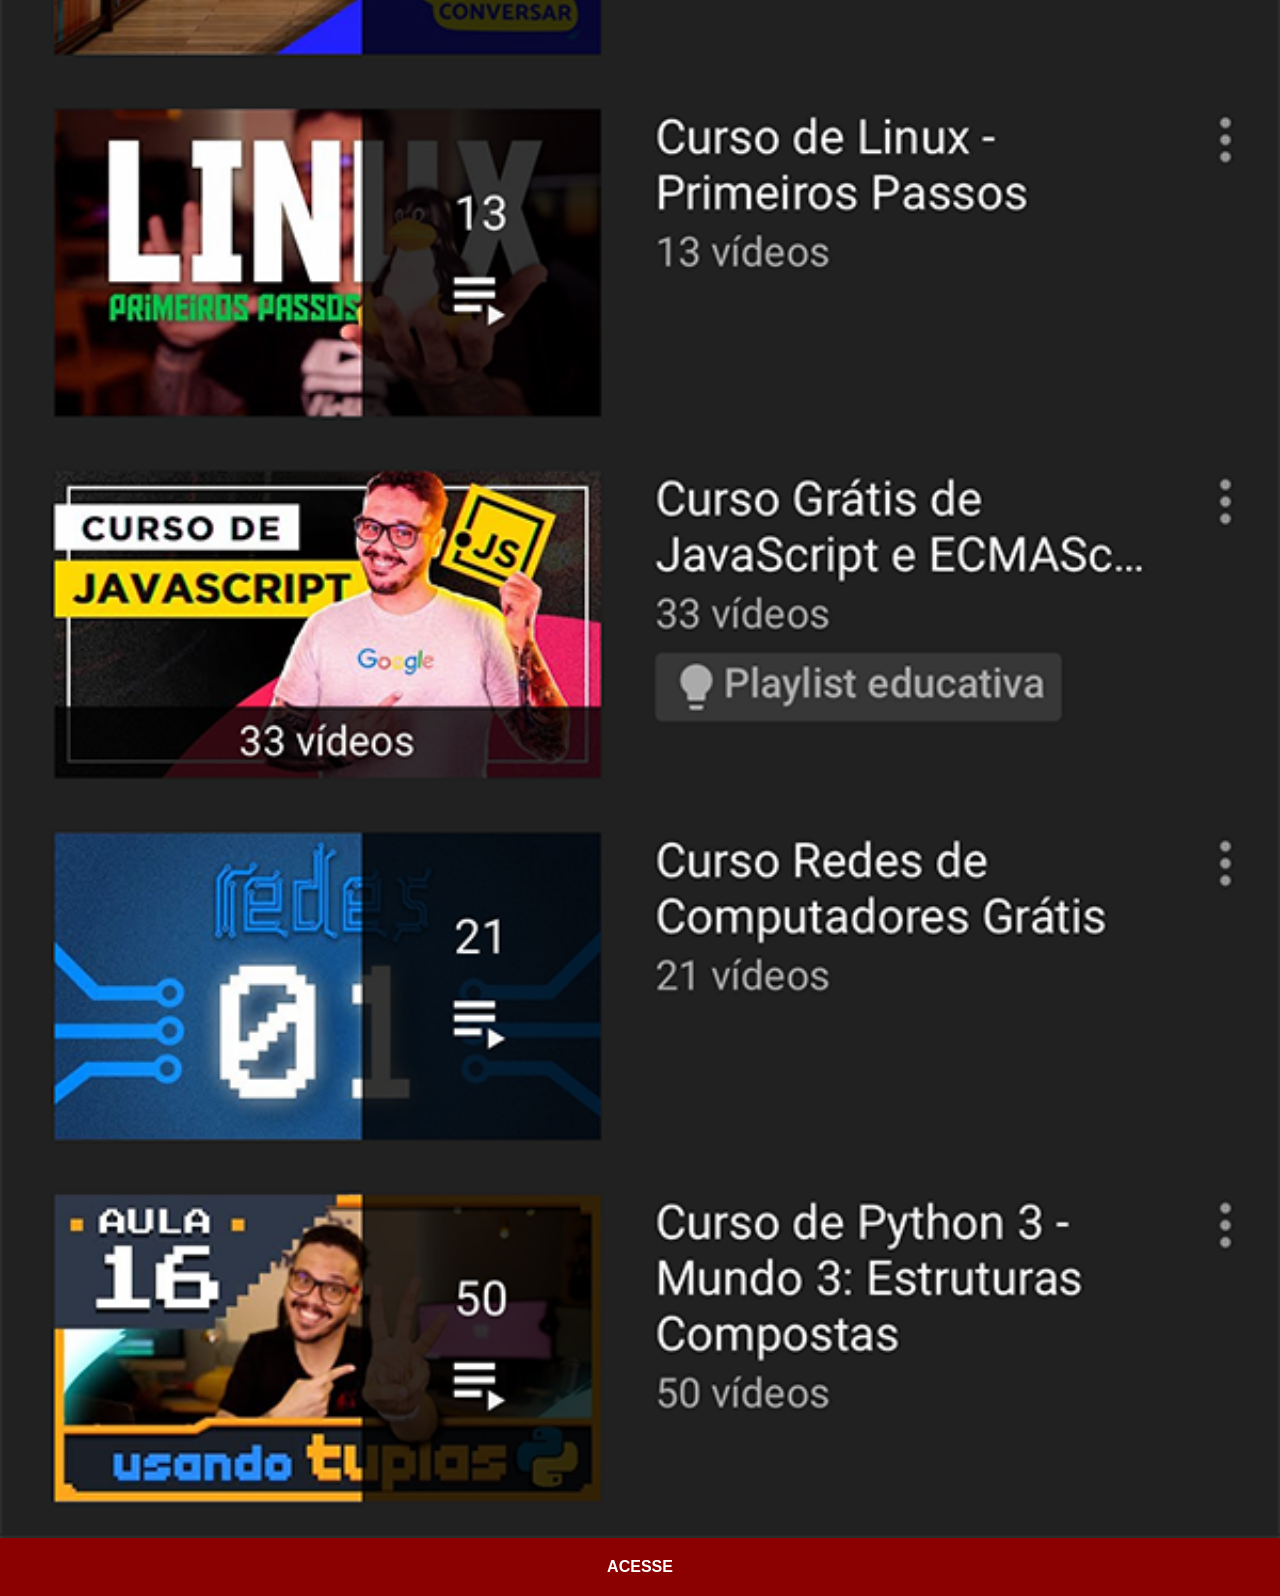
<file: youtube.html>
<!DOCTYPE html>
<html lang="pt-pt">
<head>
    <meta charset="UTF-8">
    <meta name="viewport" content="width=device-width, initial-scale=1.0">
    <title>YouTube</title>
    <link rel="stylesheet" href="estilos/social.css">
</head>
<body>
    <img src="imagens/tela-youtube.png" alt="YouTube">
    <a href="https://www.youtube.com/cursoemvideo" target="_blank">ACESSE</a>
</body>
</html>
</file>
<file: estilos/style.css>
@charset "UTF-8";

* {
    margin: 0;
    padding: 0;
}

body {
    background: url('../imagens/fundo-madeira.jpg') no-repeat top center;
    background-size: cover;
    background-attachment: fixed;
    min-height: 100vh;
    position: relative;
}


#imagem-iphone {
    position: absolute;
    background-size: 100% 100%;
    top: 50%;
    left: 50%;
    transform: translate(-50%, -50%);
}

#molde-home {
    position: absolute;
    top: 50%;
    left: 50%;
    transform: translate(-50%, -50%);
    background-color: black;
    height: 471px;
    width: 268px;
}

#tela-home {
    background-image: url('../imagens/tela-home.jpg');
    background-size: contain;
    background-repeat: no-repeat;
    border: 1px solid rgb(70, 65, 65);
    border-top: 0px solid black;
    height: 474px;
    width: 269px;
}

a img{
    width: 50px;
    border-radius: 50%;
    margin: 10px;
    box-shadow: 2px 2px 5px rgba(0, 0, 0, 0.400);
    box-sizing: border-box;
}

section ul {
    position: absolute;
    right: 0%;
    top: 1%;
    list-style-type: none;
}

a img:hover{
    border: 2px solid rgba(255, 255, 255, 0.603);
    transform: translate(-3px, -3px);
    box-shadow: 5px 5px 10px black;
    transition: transform 0.3s, border 1s;
}
</file>
<file: estilos/social.css>
@charset "UTF-8";

    * {
        margin: 0px;
        padding: 0px;
        font-family: Arial, Helvetica, sans-serif;
    }

    ::-webkit-scrollbar {
        width: 0px;
        height: 0px;
    }

    img {
        display: block;
        width: 100vw;
    }

    a {
        display: block;
        background-color: darkred;
        color: white;
        padding: 20px;
        text-align: center;
        font-weight: bolder;
        text-decoration: none;
    }

    a:hover {
        background-color: red;
    }
</file>
